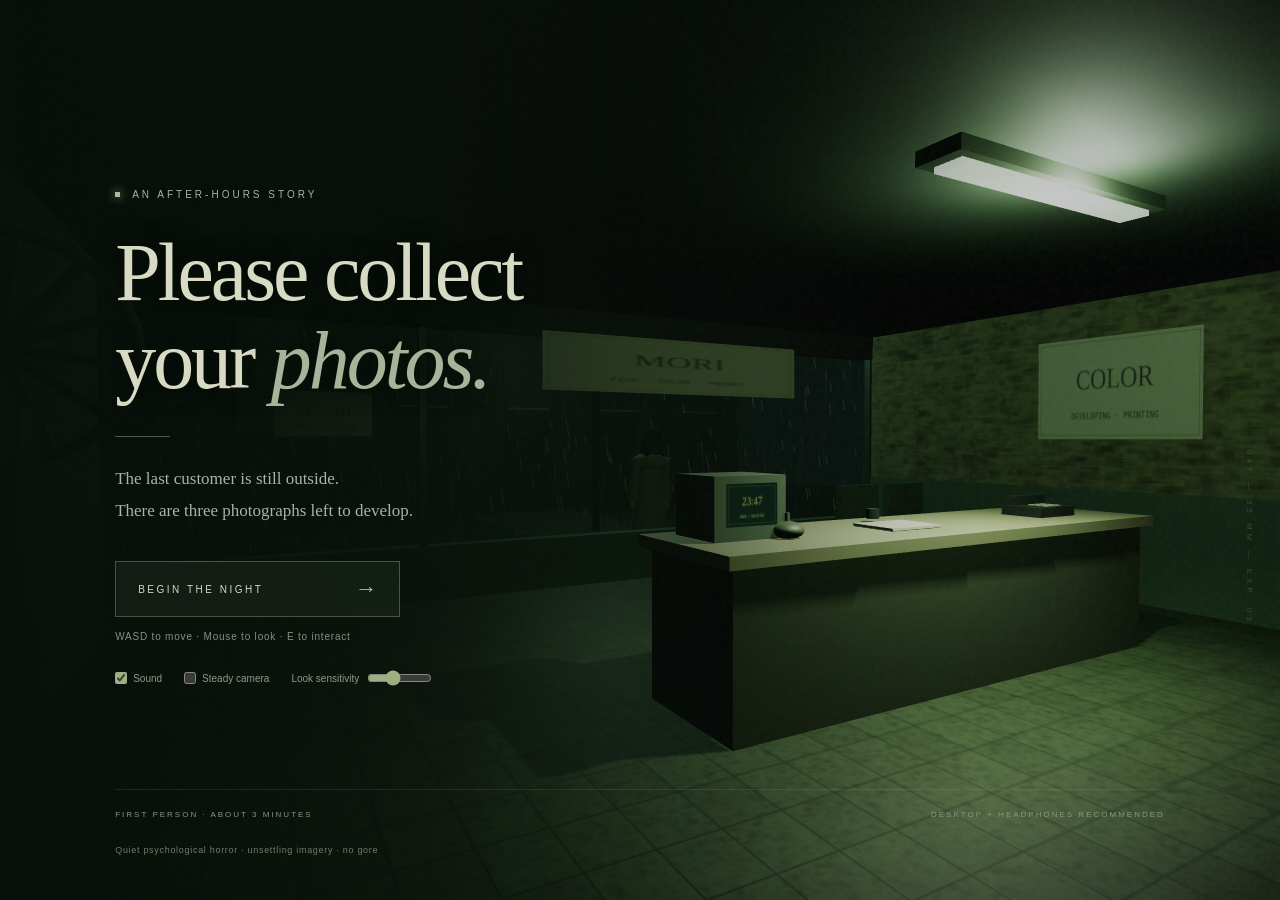
<file: last-exposure/index.html>
<!doctype html>
<html lang="en">
<head>
  <meta charset="utf-8">
  <meta name="viewport" content="width=device-width,initial-scale=1">
  <meta name="theme-color" content="#101914">
  <meta name="description" content="Please Collect Your Photos. A short first-person horror story set in an after-hours photo lab. For desktop browsers.">
  <title>Please Collect Your Photos</title>
  <link rel="icon" href="icon.svg" type="image/svg+xml">
  <link rel="stylesheet" href="style.css">
</head>
<body>
  <main id="game" aria-label="First-person photo shop">
    <canvas id="world" aria-label="3D game view"></canvas>
    <div class="vignette" aria-hidden="true"></div><div class="grain" aria-hidden="true"></div>
    <div id="fade" aria-hidden="true"></div>
    <div class="hud" id="hud" hidden>
      <div class="location"><span class="location-dot"></span>MORI PHOTO LAB<span class="location-time">23:47</span></div>
      <div class="task"><span id="chapter">AFTER HOURS</span><p id="objective">The customer is waiting.</p></div>
      <div id="crosshair" aria-hidden="true"></div>
      <div id="interact" hidden><kbd>E</kbd><span id="interact-label"></span></div>
      <div id="process" hidden><span id="process-label">THE IMAGE IS COMING THROUGH</span><div><i id="process-fill"></i></div></div>
      <div class="controls-hint" id="controls-hint">W A S D &nbsp; MOVE &emsp; MOUSE &nbsp; LOOK &emsp; E &nbsp; INTERACT &emsp; ESC &nbsp; PAUSE</div>
      <div class="print-count"><span id="print-count">—</span><span>COLLECTION 047</span></div>
    </div>
    <div id="subtitle" aria-live="polite" aria-atomic="true"><span id="speaker"></span><p id="line"></p></div>
    <section id="start" class="screen start-screen" aria-labelledby="title">
      <div class="start-content">
        <div class="eyebrow"><i></i> AN AFTER-HOURS STORY</div>
        <h1 id="title">Please collect<br>your <em>photos.</em></h1>
        <div class="title-rule"></div>
        <p class="premise">The last customer is still outside.<br>There are three photographs left to develop.</p>
        <button id="begin" class="begin-button" disabled><span id="begin-label">OPENING THE SHOP</span><span aria-hidden="true">→</span></button>
        <p id="load-status" class="load-status" role="status">Preparing the darkroom…</p>
        <div class="start-options"><label><input type="checkbox" id="sound" checked> Sound</label><label><input type="checkbox" id="comfort"> Steady camera</label><label>Look sensitivity <input id="sensitivity" type="range" min="0.4" max="1.8" value="0.9" step="0.1" aria-label="Mouse look sensitivity"></label></div>
      </div>
      <div class="start-meta"><span>FIRST PERSON · ABOUT 3 MINUTES</span><span>DESKTOP + HEADPHONES RECOMMENDED</span></div>
      <div class="content-note">Quiet psychological horror · unsettling imagery · no gore</div>
      <div class="film-edge" aria-hidden="true">047 — 35 MM — EXP. 03</div>
    </section>
    <section id="pause" class="screen pause-screen" hidden aria-labelledby="pause-title"><div><p class="eyebrow">THE SHOP CAN WAIT</p><h2 id="pause-title">A moment.</h2><p class="pause-copy">WASD to walk. Mouse to look. E to interact.<br>Arrow keys also turn the camera.<br>Press Escape to pause at any time.</p><button id="resume" class="begin-button">RETURN TO THE SHOP <span>→</span></button><button id="restart" class="text-button">Start the story again</button><p id="restart-confirm" hidden>Restart from the beginning? <button id="confirm-restart">Restart</button><button id="cancel-restart">Keep this run</button></p></div></section>
    <section id="photo-view" hidden aria-label="Inspect photograph">
      <div class="photo-heading"><span>COLLECTION 047</span><span id="negative-number">NEGATIVE 01 / 03</span></div>
      <div class="photo-paper" id="photo-paper"><div class="photo-window"><img id="photo-image" alt="Developed photograph"><img id="photo-reveal" alt="" aria-hidden="true"></div><div class="photo-footer"><span>MORI COLOR SERVICE</span><span id="photo-date">10 29 ’98</span></div></div>
      <p class="photo-instruction" id="photo-instruction">Move your mouse to inspect the print.</p><button id="lower-photo" class="text-button">E / PUT THE PHOTOGRAPH DOWN</button>
    </section>
    <section id="ending" class="screen ending-screen" hidden aria-labelledby="ending-title"><div><p class="eyebrow">COLLECTION 047</p><h2 id="ending-title">Is that<br><em>everyone?</em></h2><div class="title-rule"></div><p>Four photographs.<br>Three exposures.</p><button id="again" class="begin-button">VISIT THE SHOP AGAIN <span>→</span></button><p class="end-credit">PLEASE COLLECT YOUR PHOTOS<br><span>A short story by the darkroom.</span></p></div></section>
    <section id="unsupported" class="screen" hidden><div><p class="eyebrow">PLEASE COLLECT YOUR PHOTOS</p><h2 id="unsupported-title">A larger window.</h2><p id="unsupported-message">Visit the shop on a laptop or desktop with a keyboard and mouse.</p></div></section>
  </main>
  <noscript>This game needs JavaScript and a desktop browser with WebGL 2 enabled.</noscript>
  <script type="module" src="app.mjs"></script>
</body>
</html>
</file>
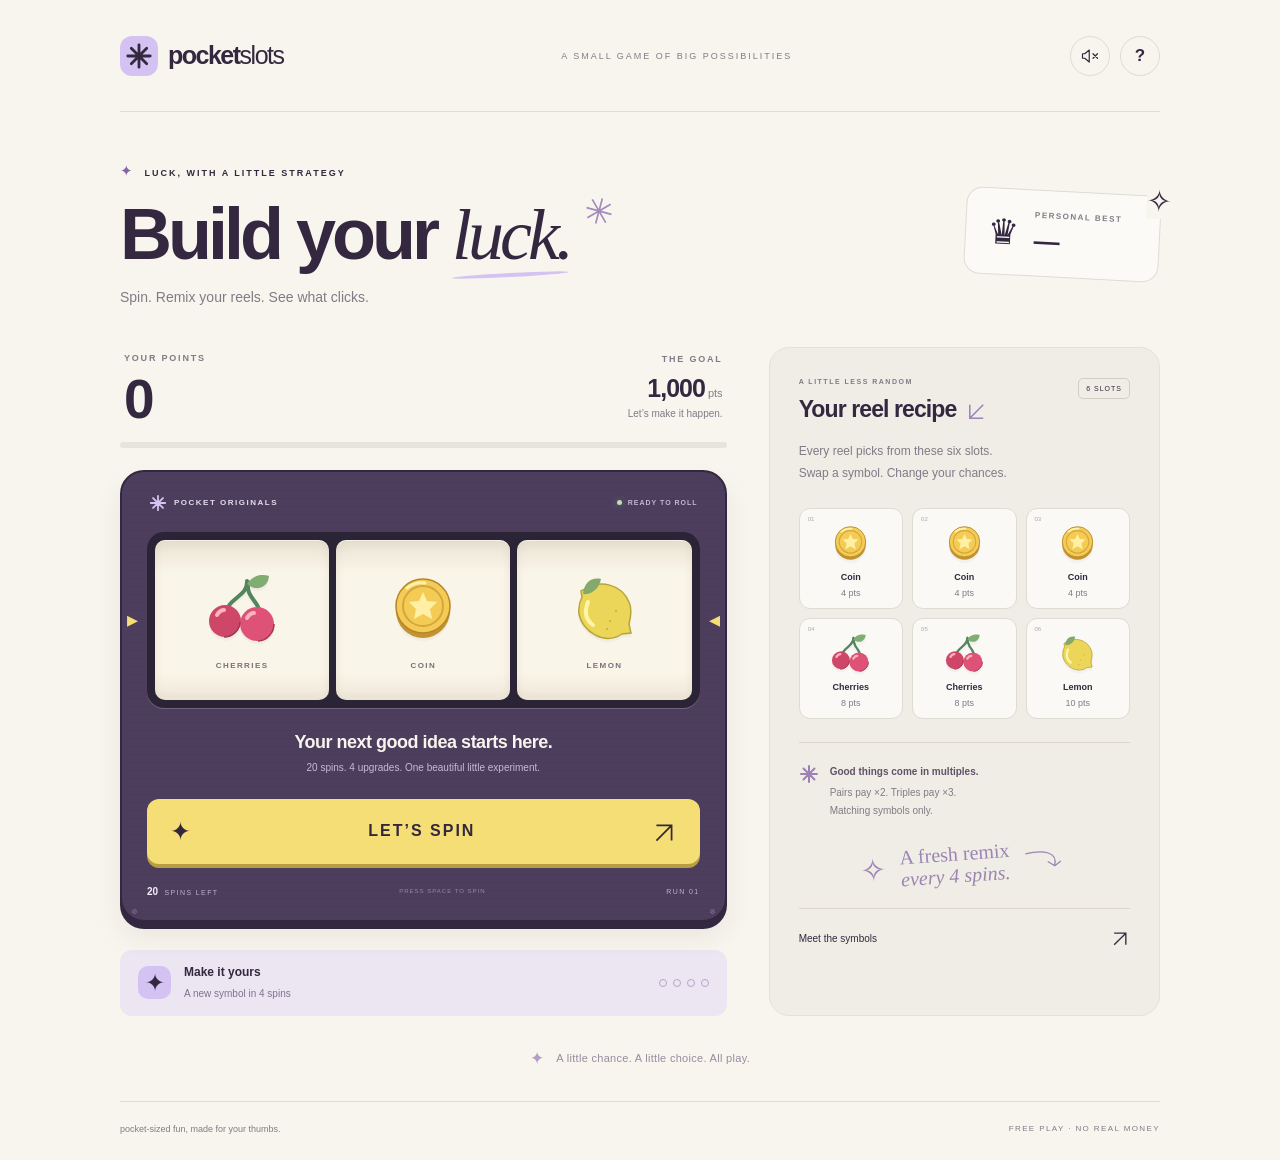
<file: pocket-slots/index.html>
<!doctype html>
<html lang="en">
<head>
  <meta charset="utf-8">
  <meta name="viewport" content="width=device-width, initial-scale=1, viewport-fit=cover">
  <meta name="theme-color" content="#f7f5ed">
  <meta name="description" content="A pocket-sized slot-building game. 20 spins, four upgrades, and a little luck. Play free in your browser.">
  <title>Pocket Slots · Build your luck</title>
  <link rel="icon" href="icon.svg" type="image/svg+xml">
  <link rel="stylesheet" href="style.css">
  <script type="module" src="app.js"></script>
</head>
<body>
  <div class="page-shell">
    <header class="site-header">
      <a class="brand" href="./" aria-label="Pocket Slots home"><span class="brand-icon" aria-hidden="true"><svg class="asterisk" viewBox="0 0 40 40" aria-hidden="true"><path d="M20 4v32M4 20h32M9 9l22 22M9 31 31 9"/></svg></span><span>pocket<span class="brand-light">slots</span></span></a>
      <span class="header-note">A SMALL GAME OF BIG POSSIBILITIES</span>
      <div class="header-actions"><button class="icon-button" id="sound-toggle" aria-label="Turn sound on" aria-pressed="false"></button><button class="icon-button help-button" id="help-toggle" aria-label="How to play">?</button></div>
    </header>

    <main>
      <section class="intro" aria-labelledby="page-title">
        <div><p class="eyebrow"><span class="tiny-star">✦</span> LUCK, WITH A LITTLE STRATEGY</p><h1 id="page-title">Build your <span>luck.</span><svg class="title-spark" viewBox="0 0 50 50" aria-hidden="true"><path d="M25 2v46M2 25h46M8 8l34 34M8 42L42 8"/></svg></h1><p class="intro-copy">Spin. Remix your reels. See what clicks.</p></div>
        <div class="best-badge"><span class="best-icon" aria-hidden="true">♛</span><div><span class="eyebrow">PERSONAL BEST</span><strong id="best-score">—</strong></div><span class="badge-star" aria-hidden="true">✧</span></div>
      </section>

      <div class="game-layout">
        <section class="game-panel" aria-label="Slot machine">
          <div class="scoreboard"><div><span class="eyebrow">YOUR POINTS</span><div class="score-line"><strong id="score">0</strong><span class="score-gain" id="score-gain"></span></div></div><div class="goal-stat"><span class="eyebrow">THE GOAL</span><strong>1,000<span> pts</span></strong><span id="goal-caption">Let’s make it happen.</span></div></div>
          <div class="goal-track" role="progressbar" aria-label="Progress toward 1,000 points" aria-valuemin="0" aria-valuemax="1000" aria-valuenow="0" id="goal-track"><span id="goal-fill"></span></div>
          <div class="machine" id="machine">
            <div class="machine-top"><span><span class="machine-star"><svg class="asterisk" viewBox="0 0 40 40" aria-hidden="true"><path d="M20 4v32M4 20h32M9 9l22 22M9 31 31 9"/></svg></span> POCKET ORIGINALS</span><span class="machine-status"><i></i><span id="machine-status">READY TO ROLL</span></span></div>
            <div class="reel-frame"><span class="payline-arrow left" aria-hidden="true">▸</span><div class="reels" id="reels" aria-label="Reel results"><div class="reel" id="reel-0"></div><div class="reel" id="reel-1"></div><div class="reel" id="reel-2"></div></div><span class="payline-arrow right" aria-hidden="true">◂</span></div>
            <div class="result" aria-live="polite" aria-atomic="true"><strong id="result-title">Your next good idea starts here.</strong><span id="result-detail">20 spins. 4 upgrades. One beautiful little experiment.</span></div>
            <button class="spin-button" id="spin-button"><span class="spin-decoration" aria-hidden="true">✦</span><span id="spin-label">LET’S SPIN</span><span class="spin-arrow" aria-hidden="true"><svg class="arrow-icon" viewBox="0 0 24 24" aria-hidden="true"><path d="M5 19 19 5M5 5h14v14"/></svg></span></button>
            <div class="machine-bottom"><span><b id="spins-left">20</b> SPINS LEFT</span><span class="space-hint">PRESS SPACE TO SPIN</span><span id="run-number">RUN 01</span></div>
            <span class="machine-screw screw-left" aria-hidden="true"></span><span class="machine-screw screw-right" aria-hidden="true"></span>
          </div>
          <div class="upgrade-strip"><span class="upgrade-icon" aria-hidden="true">✦</span><div><strong id="upgrade-title">Make it yours</strong><span id="upgrade-caption">A new symbol in 4 spins</span></div><div class="upgrade-dots" id="upgrade-dots" aria-hidden="true"><i></i><i></i><i></i><i></i></div></div>
        </section>

        <aside class="recipe-panel" aria-labelledby="recipe-title">
          <div class="recipe-heading"><div><p class="eyebrow">A LITTLE LESS RANDOM</p><h2 id="recipe-title">Your reel recipe<span><svg class="arrow-icon diagonal-down" viewBox="0 0 24 24" aria-hidden="true"><path d="M5 19 19 5M5 5h14v14"/></svg></span></h2></div><span class="recipe-count">6 SLOTS</span></div>
          <p class="recipe-copy">Every reel picks from these six slots.<br>Swap a symbol. Change your chances.</p>
          <div class="recipe-grid" id="recipe-grid"></div>
          <div class="recipe-tip" id="recipe-tip"><span aria-hidden="true"><svg class="asterisk" viewBox="0 0 40 40" aria-hidden="true"><path d="M20 4v32M4 20h32M9 9l22 22M9 31 31 9"/></svg></span><p><strong>Good things come in multiples.</strong>Pairs pay ×2. Triples pay ×3.<br>Matching symbols only.</p></div>
          <div class="remix-note"><span class="note-spark" aria-hidden="true">✧</span><p>A fresh remix<br><em>every 4 spins.</em></p><svg viewBox="0 0 70 45" aria-hidden="true"><path d="M5 8c30 0 50 10 40 28m-9-8 9 9 11-5"/></svg></div>
          <button class="rules-link" id="paytable-toggle">Meet the symbols <span><svg class="arrow-icon" viewBox="0 0 24 24" aria-hidden="true"><path d="M5 19 19 5M5 5h14v14"/></svg></span></button>
        </aside>
      </div>
      <div class="bottom-note"><span>✦</span> A little chance. A little choice. All play.</div>
    </main>
    <footer><span>pocket-sized fun, made for your thumbs.</span><span>FREE PLAY · NO REAL MONEY</span></footer>
  </div>

  <dialog id="upgrade-dialog" class="game-dialog upgrade-dialog" aria-labelledby="upgrade-dialog-title"><div class="dialog-body"><p class="eyebrow">THE REEL REMIX · <span id="upgrade-round">01 / 04</span></p><h2 id="upgrade-dialog-title">A little twist<br>of fate.</h2><p id="upgrade-instruction" class="dialog-copy">Pick a new symbol for your recipe.</p><div id="upgrade-choices" class="upgrade-choices"></div><div id="replacement-step" hidden><div id="selected-symbol" class="selected-symbol"></div><p class="replace-label">Which slot should it replace?</p><div id="replacement-grid" class="replacement-grid"></div><button class="text-button" id="change-choice">← Choose a different symbol</button></div><p class="dialog-footnote">Your recipe is shared by all three reels.</p><button class="text-button" id="upgrade-later">Back to the machine</button></div></dialog>

  <dialog id="help-dialog" class="game-dialog" aria-labelledby="help-title"><div class="dialog-body"><button class="dialog-close icon-button" data-close="help-dialog" aria-label="Close instructions">×</button><p class="eyebrow">SMALL GAME. GOOD POSSIBILITIES.</p><h2 id="help-title">Here’s the deal.</h2><ol class="how-to"><li><span>01</span><div><strong>You have 20 spins.</strong><p>Collect 1,000 points to win your run. Keep going after the goal to set a personal best.</p></div></li><li><span>02</span><div><strong>Matching is magic.</strong><p>Each symbol earns its base points. A pair doubles those two symbols; a triple triples all three.</p></div></li><li><span>03</span><div><strong>Build your own luck.</strong><p>After spins 4, 8, 12, and 16, choose a symbol and replace one of your six recipe slots.</p></div></li></ol><div class="plain-note">Each reel independently picks one of your six slots with equal probability. More copies mean better odds of matching. Your run saves on this device.</div><button class="primary-button" data-close="help-dialog">GOT IT. LET’S PLAY <svg class="arrow-icon" viewBox="0 0 24 24" aria-hidden="true"><path d="M5 19 19 5M5 5h14v14"/></svg></button><button class="text-button" id="restart-button">Start a fresh run</button><div id="restart-confirm" hidden><p>Leave this run and start from zero?</p><button class="text-button" id="confirm-restart">Yes, start fresh</button><button class="text-button" id="cancel-restart">Keep playing</button></div></div></dialog>

  <dialog id="paytable-dialog" class="game-dialog" aria-labelledby="paytable-title"><div class="dialog-body"><button class="dialog-close icon-button" data-close="paytable-dialog" aria-label="Close symbol guide">×</button><p class="eyebrow">THE CAST OF CHARACTERS</p><h2 id="paytable-title">Meet your lucky six.</h2><p class="dialog-copy">Six recipe slots. Seven possible symbols.</p><div id="paytable" class="paytable"></div><div class="plain-note">Matches apply first, then diamonds multiply neighboring symbol payouts. Clover and magnet bonuses are added last and are not multiplied.</div></div></dialog>

  <dialog id="end-dialog" class="game-dialog end-dialog" aria-labelledby="end-title"><div class="dialog-body"><button class="dialog-close icon-button" data-close="end-dialog" aria-label="Close run summary">×</button><div class="end-art" aria-hidden="true"><svg class="asterisk" viewBox="0 0 40 40" aria-hidden="true"><path d="M20 4v32M4 20h32M9 9l22 22M9 31 31 9"/></svg></div><p class="eyebrow" id="end-eyebrow">THAT’S A WRAP</p><h2 id="end-title">A pocketful<br>of possibilities.</h2><strong id="end-score" class="end-score">0</strong><p class="dialog-copy" id="end-description"></p><div id="end-recipe" class="end-recipe"></div><button class="primary-button" id="play-again">ONE FRESH RECIPE <svg class="arrow-icon" viewBox="0 0 24 24" aria-hidden="true"><path d="M5 19 19 5M5 5h14v14"/></svg></button><button class="text-button" id="share-button">Share your score</button><p class="share-status" id="share-status" aria-live="polite"></p></div></dialog>
  <noscript><div class="noscript">Pocket Slots needs JavaScript to run. Enable it in your browser, then reload.</div></noscript>
</body>
</html>
</file>
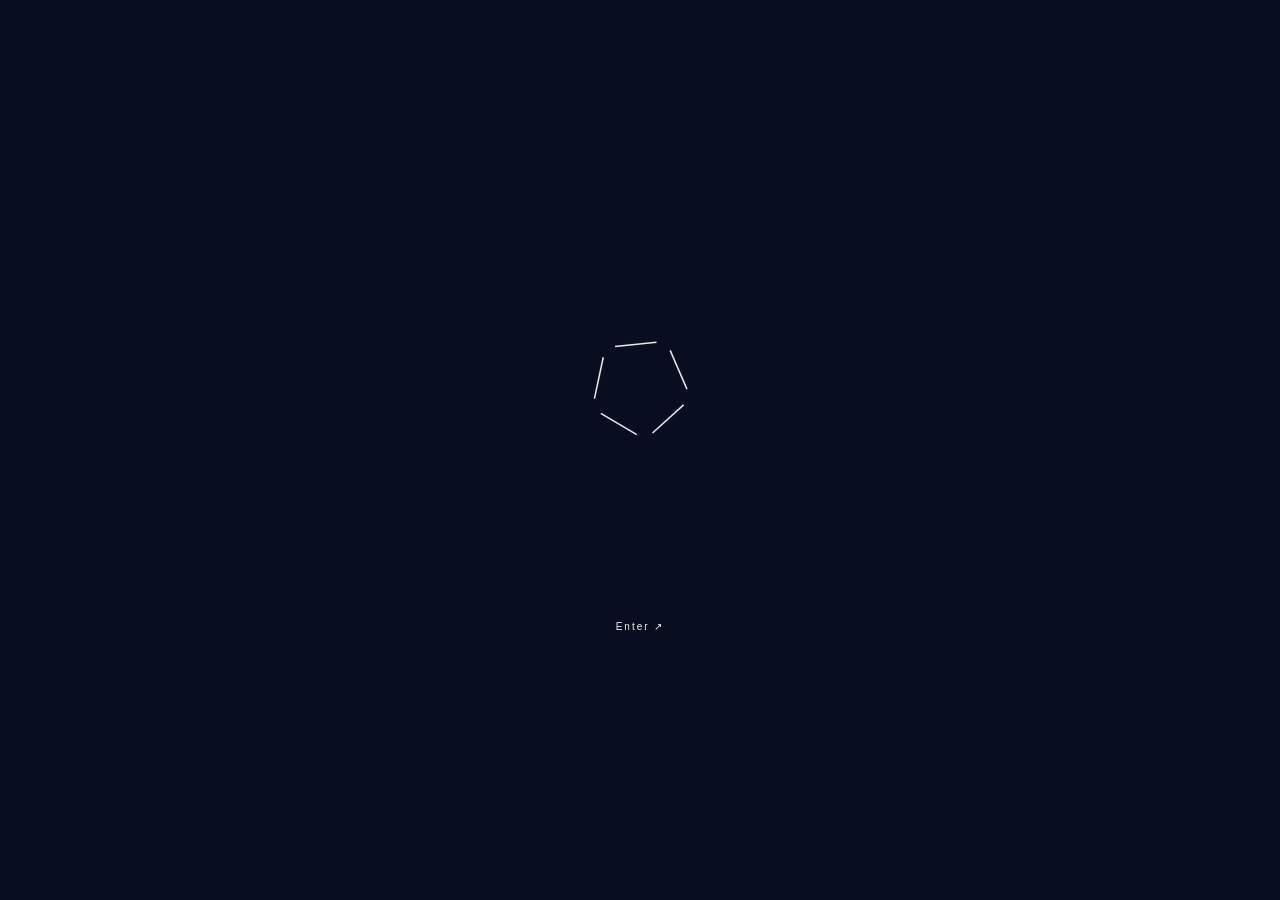
<file: Team-Supernova-Five-Lines/index.html>
<!doctype html><html lang="en"><head><meta charset="utf-8"><meta name="viewport" content="width=device-width,initial-scale=1"><meta name="theme-color" content="#080d20"><title>Team Supernova</title><link rel="icon" href="assets/star.svg"><link rel="stylesheet" href="style.css"><script src="app.js" defer></script></head><body class="intro"><svg id="geometry" aria-hidden="true" preserveAspectRatio="none"><g><line/><line/><line/><line/><line/></g></svg><header><a class="brand" href="#team">TEAM <b>SUPERNOVA</b></a><button class="index-toggle" aria-expanded="false" aria-controls="index">INDEX <span>☰</span></button></header><main><section id="opening" aria-label="Opening animation"><h1>SUPERNOVA</h1><p>FIVE PEOPLE. FIVE DIRECTIONS.</p><button id="skip">Enter ↗</button></section><section id="team" class="screen team" aria-label="Choose a team member"><a class="center-title" href="#collective" aria-label="About Team Supernova"><h1>SUPERNOVA</h1><p>Five perspectives. One team.</p><span class="center-cue">MEET THE TEAM ↗</span></a><a class="member-link m0" href="#chris" data-i="0" style="--color:#bdd9a1"><span>01 / Markets & strategy</span><h2>Chris Park</h2><b>EXPLORE ↗</b></a><a class="member-link m1" href="#ari" data-i="1" style="--color:#e7b6ce"><span>02 / Culture & communication</span><h2>Ari Tang</h2><b>EXPLORE ↗</b></a><a class="member-link m2" href="#nina" data-i="2" style="--color:#c3b6ff"><span>03 / Consumer insight & music</span><h2>Nina Shan</h2><b>EXPLORE ↗</b></a><a class="member-link m3" href="#herman" data-i="3" style="--color:#9fc9ff"><span>04 / Sport & leadership</span><h2>Herman Yeung</h2><b>EXPLORE ↗</b></a><a class="member-link m4" href="#anna" data-i="4" style="--color:#f2c89d"><span>05 / Healthcare & community</span><h2>Anna Chan</h2><b>EXPLORE ↗</b></a></section><section id="chris" class="screen profile" data-color="#bdd9a1" aria-label="Chris Park" style="--accent:#bdd9a1"><div class="view overview"><div class="portrait"><img src="assets/chris.jpeg" alt="Chris Park" width="500" height="650"><span>01 / 05</span></div><div class="bio"><p class="eyebrow">Markets & strategy</p><h1>Chris Park</h1><p class="full-name">Jangbae (Chris), Park</p><p class="headline">A wider lens. A sharper thesis.</p><p class="intro-copy">Global Business and Philosophy at HKU. Experience across long/short equities, strategy consulting, and investment banking — connecting detailed research with a wider view of business.</p><button class="text-button" data-view="work">Discover the work <span>→</span></button></div></div><div class="view work"><aside><p class="eyebrow">Chris Park / SELECTED WORK</p><div class="case-nav"><button data-select="0" aria-pressed="true"><span>01</span>Investment research</button><button data-select="1" aria-pressed="false"><span>02</span>Strategy consulting</button><button data-select="2" aria-pressed="false"><span>03</span>Fundamental analysis</button></div></aside><div class="cases"><article class="case" data-case="0"><p class="eyebrow">Investment research / Balyasny Asset Management</p><h2>Financials, in focus.</h2><p class="case-lead">Independent coverage and idea generation across approximately 25 Australian and Korean financial stocks.</p><p>Led earnings previews and engaged with company management at conferences and one-on-one meetings. Developed investment ideas that were implemented in the portfolio.</p></article><article class="case" data-case="1"><p class="eyebrow">Strategy consulting / Boston Consulting Group</p><h2>Understanding the next move.</h2><p class="case-lead">Healthcare turnaround strategy and cross-border technology acquisition research.</p><p>Analysed product modalities against competitors, led expert calls in Chinese, and researched regulatory risks associated with a potential US semiconductor-plant acquisition.</p></article><article class="case" data-case="2"><p class="eyebrow">Fundamental analysis / Anatole Investment Management</p><h2>Beyond the headline numbers.</h2><p class="case-lead">Consumer, retail, and automotive research grounded in fieldwork and financial modelling.</p><p>Built financial and industry operating models with tracking horizons exceeding 20 years, and pitched directly to the Investment Partner and Chief Investment Officer.</p></article></div></div><div class="view about"><div><p class="eyebrow">Chris Park / A WIDER PICTURE</p><h2>Beyond<br>the headline.</h2><a class="email" href="mailto:prk.jangbae@gmail.com">prk.jangbae@gmail.com ↗</a><button class="text-button" data-cv="cv-chris">Read the full CV <span>↗</span></button></div><div class="about-content"><details><summary>Leadership<span>+</span></summary><p>President, HKU International Case Society; Advisor, Korean Investment Society.</p></details><details><summary>Recognition<span>+</span></summary><p>Silver Medal, International Economics Olympiad; Top 3/1,147, Wharton Investment Competition; Global Gold, National Economics Challenge.</p></details><details><summary>Tools<span>+</span></summary><p>CapitalIQ, Bloomberg Terminal (BMC), DART, Microsoft 365.</p></details><details><summary>Languages<span>+</span></summary><p>English and Korean (native); Chinese (fluent, old HSK 6 with high distinction).</p></details><details><summary>Beyond work<span>+</span></summary><p>Nietzsche, art, architecture, swimming, poker, and golf.</p></details></div></div><nav class="chapter-nav" aria-label="Profile chapters"><button data-view="overview" aria-pressed="true">01 / Introduction</button><button data-view="work" aria-pressed="false">02 / The work</button><button data-view="about" aria-pressed="false">03 / Beyond</button></nav></section><dialog id="cv-chris"><button class="close-cv" aria-label="Close CV">Close ×</button><p class="eyebrow">Jangbae (Chris), Park</p><h2>Experience</h2><article><small>Jun 2026–Present</small><h3>Balyasny Asset Management</h3><p>Associate, Long/Short Equities</p><p>Financials coverage, investment theses, earnings previews, and management meetings. Received an extension offer and continued part-time.</p></article><article><small>Sep–Oct 2024</small><h3>Boston Consulting Group</h3><p>Research Analyst Intern</p><p>Healthcare strategy, competitor research, and cross-border regulatory analysis in Seoul.</p></article><article><small>Jul–Aug 2024</small><h3>Polymer Capital Management</h3><p>Investment Intern</p><p>US/EU consumer coverage, management meetings, and two pair-trade ideas. Received an extension offer.</p></article><article><small>Jan–Jun 2024</small><h3>Anatole Investment Management</h3><p>Investment Research Intern</p><p>Field research, fundamental analysis, and financial modelling across consumer and automotive businesses.</p></article><article><small>May–Jun 2023</small><h3>Odysseus Capital Asia Limited</h3><p>Investment Banking Intern</p><p>Supported two live catering and hospitality deals with DCF and comparable-company valuation; drafted two Chinese investor teasers.</p></article><h2>Education</h2><article><small>2022–2028 · Expected 2028</small><h3>The University of Hong Kong</h3><p>BBA, Global Business (IBGM) &amp; Philosophy. Dean’s Honours List.</p></article><article><small>2015–2022</small><h3>Shanghai High School</h3><p>IB Diploma: 43. SAT: 1570. Principal’s List and Gifted-Student Scholarship.</p></article><h2>More</h2><article><h3>Leadership</h3><p>President, HKU International Case Society; Advisor, Korean Investment Society.</p></article><article><h3>Recognition</h3><p>Silver Medal, International Economics Olympiad; Top 3/1,147, Wharton Investment Competition; Global Gold, National Economics Challenge.</p></article><article><h3>Tools</h3><p>CapitalIQ, Bloomberg Terminal (BMC), DART, Microsoft 365.</p></article><article><h3>Languages</h3><p>English and Korean (native); Chinese (fluent, old HSK 6 with high distinction).</p></article><article><h3>Beyond work</h3><p>Nietzsche, art, architecture, swimming, poker, and golf.</p></article></dialog><section id="ari" class="screen profile" data-color="#e7b6ce" aria-label="Ari Tang" style="--accent:#e7b6ce"><div class="view overview"><div class="portrait"><img src="assets/ari.jpeg" alt="Ari Tang" width="500" height="650"><span>02 / 05</span></div><div class="bio"><p class="eyebrow">Culture & communication</p><h1>Ari Tang</h1><p class="full-name">Ari Tang</p><p class="headline">Where culture becomes connection.</p><p class="intro-copy">An HKU Marketing student with a minor in Art History. From contemporary galleries to luxury hospitality, Ari’s experience brings together visual communication, bilingual storytelling, and brand experience.</p><button class="text-button" data-view="work">Discover the work <span>→</span></button></div></div><div class="view work"><aside><p class="eyebrow">Ari Tang / SELECTED WORK</p><div class="case-nav"><button data-select="0" aria-pressed="true"><span>01</span>Hospitality</button><button data-select="1" aria-pressed="false"><span>02</span>Art &amp; storytelling</button><button data-select="2" aria-pressed="false"><span>03</span>Digital marketing</button></div></aside><div class="cases"><article class="case" data-case="0"><p class="eyebrow">Hospitality / Four Seasons Hotel Hong Kong</p><h2>The details of a luxury brand.</h2><p class="case-lead">PR and marketing communications spanning social content, media visits, and hotel collateral.</p><p>Created Illustrator collateral and seasonal materials, coordinated photoshoots from mood boards to on-site art direction, and worked with agency partners on local SEO. Produced content for Instagram, WeChat, and RED.</p></article><article class="case" data-case="1"><p class="eyebrow">Art &amp; storytelling / OPERA Gallery Hong Kong</p><h2>Making art accessible.</h2><p class="case-lead">Press releases, bilingual marketing materials, and WeChat articles for a contemporary art gallery.</p><p>Translated English and Chinese communications, supported day-to-day gallery operations, and introduced visitors to artworks through gallery tours.</p></article><article class="case" data-case="2"><p class="eyebrow">Digital marketing / Sooner Safer Happier Consulting</p><h2>A launch across languages.</h2><p class="case-lead">Marketing implementation for a Mandarin book launch in London.</p><p>Created a Mandarin landing page, edited the company’s WIX website, and used Google Analytics and market research to explore conversion opportunities.</p></article></div></div><div class="view about"><div><p class="eyebrow">Ari Tang / A WIDER PICTURE</p><h2>Beyond<br>the headline.</h2><a class="email" href="mailto:ariri.tang@gmail.com">ariri.tang@gmail.com ↗</a><button class="text-button" data-cv="cv-ari">Read the full CV <span>↗</span></button></div><div class="about-content"><details><summary>Creative tools<span>+</span></summary><p>Adobe Illustrator, Adobe Photoshop, Microsoft Suite.</p></details><details><summary>Digital practice<span>+</span></summary><p>WIX, Google Analytics, market research, and social content.</p></details><details><summary>Languages<span>+</span></summary><p>Cantonese and English (native); Mandarin (fluent).</p></details><details><summary>A different kind of craft<span>+</span></summary><p>Art History studies and a Basic Pastry Certificate from Le Cordon Bleu, Paris.</p></details></div></div><nav class="chapter-nav" aria-label="Profile chapters"><button data-view="overview" aria-pressed="true">01 / Introduction</button><button data-view="work" aria-pressed="false">02 / The work</button><button data-view="about" aria-pressed="false">03 / Beyond</button></nav></section><dialog id="cv-ari"><button class="close-cv" aria-label="Close CV">Close ×</button><p class="eyebrow">Ari Tang</p><h2>Experience</h2><article><small>Sep 2025–Mar 2026</small><h3>Four Seasons Hotel Hong Kong</h3><p>PR &amp; Marketing Communications Intern</p><p>Social-first content, media familiarisation trips, photoshoot coordination, hotel collateral, and market research.</p></article><article><small>Feb–Apr 2024</small><h3>OPERA Gallery Hong Kong</h3><p>Gallery Intern</p><p>Press materials, WeChat storytelling, bilingual translation, client service, and art tours.</p></article><article><small>Nov 2023–Jan 2024</small><h3>Contemporary by Angela Li</h3><p>Gallery Intern</p><p>Exhibition coordination, artwork installation, artist research, social media, and press releases.</p></article><article><small>Jun–Aug 2023</small><h3>Sooner Safer Happier Consulting</h3><p>Marketing Intern · London</p><p>Mandarin book-launch marketing, a dedicated landing page, WIX website editing, and analytics.</p></article><h2>Education</h2><article><small>2022–2027</small><h3>The University of Hong Kong</h3><p>BBA, Major in Marketing; Minor in Art History.</p></article><article><small>Jan–Jun 2025</small><h3>Copenhagen Business School</h3><p>Business Exchange Programme.</p></article><article><small>Jul–Aug 2023</small><h3>Christie’s Education</h3><p>Careers in Arts and Luxury Series — contemporary art.</p></article><article><small>Apr–May 2026</small><h3>Le Cordon Bleu, Paris</h3><p>Basic Pastry Certificate (Intensive).</p></article><h2>More</h2><article><h3>Creative tools</h3><p>Adobe Illustrator, Adobe Photoshop, Microsoft Suite.</p></article><article><h3>Digital practice</h3><p>WIX, Google Analytics, market research, and social content.</p></article><article><h3>Languages</h3><p>Cantonese and English (native); Mandarin (fluent).</p></article><article><h3>A different kind of craft</h3><p>Art History studies and a Basic Pastry Certificate from Le Cordon Bleu, Paris.</p></article></dialog><section id="nina" class="screen profile" data-color="#c3b6ff" aria-label="Nina Shan" style="--accent:#c3b6ff"><div class="view overview"><div class="portrait"><img src="assets/nina.jpeg" alt="Nina Shan" width="500" height="650"><span>03 / 05</span></div><div class="bio"><p class="eyebrow">Consumer insight & music</p><h1>Nina Shan</h1><p class="full-name">Shan Yiyi · Nina</p><p class="headline">Read the signals. Find the rhythm.</p><p class="intro-copy">Economics and Finance with a second major in Marketing at HKU. Nina’s work spans consumer research, financial analysis, and music — combining analytical methods with first-hand experience building digital audiences.</p><button class="text-button" data-view="work">Discover the work <span>→</span></button></div></div><div class="view work"><aside><p class="eyebrow">Nina Shan / SELECTED WORK</p><div class="case-nav"><button data-select="0" aria-pressed="true"><span>01</span>Consumer research</button><button data-select="1" aria-pressed="false"><span>02</span>Music &amp; audiences</button><button data-select="2" aria-pressed="false"><span>03</span>Industry analysis</button></div></aside><div class="cases"><article class="case" data-case="0"><p class="eyebrow">Consumer research / Coca-Cola Brand Research</p><h2>What drives a purchase?</h2><p class="case-lead">Questionnaire design and survey research with more than 180 respondents.</p><p>Used correlation analysis and linear regression in SPSS to examine age and purchase frequency. Developed suggestions around taste optimisation and age-stratified product design.</p></article><article class="case" data-case="1"><p class="eyebrow">Music &amp; audiences / Independent music accounts</p><h2>An audience, one note at a time.</h2><p class="case-lead">Operated two music-focused Douyin accounts, with over 5,000 and 1,000 followers respectively.</p><p>The CV records 966,000 and 117,000 likes on the respective accounts and an exclusive musician agreement with NetEase Cloud Music lasting over three years.</p></article><article class="case" data-case="2"><p class="eyebrow">Industry analysis / Braverman Public Accountant</p><h2>From products to positioning.</h2><p class="case-lead">Research into Tesla’s product range, competitive landscape, and future technology directions.</p><p>Compared configurations, performance, pricing, and market competition. Connected industry evidence with brand marketing and market positioning to develop strategic recommendations.</p></article></div></div><div class="view about"><div><p class="eyebrow">Nina Shan / A WIDER PICTURE</p><h2>Beyond<br>the headline.</h2><a class="email" href="mailto:shanyiyi0520@163.com">shanyiyi0520@163.com ↗</a><button class="text-button" data-cv="cv-nina">Read the full CV <span>↗</span></button></div><div class="about-content"><details><summary>Further research<span>+</span></summary><p>Xiaomi Auto SWOT and SU7 strategy; sustainable takeaway-packaging behaviour using the Theory of Planned Behavior and Social Influence Theory.</p></details><details><summary>Creative life<span>+</span></summary><p>HKU Music Club, a small band, campus music activities, and the Volleyball Club.</p></details><details><summary>Tools<span>+</span></summary><p>SPSS; Microsoft PowerPoint, Word, and Excel.</p></details><details><summary>Languages<span>+</span></summary><p>Chinese, English, and Cantonese.</p></details></div></div><nav class="chapter-nav" aria-label="Profile chapters"><button data-view="overview" aria-pressed="true">01 / Introduction</button><button data-view="work" aria-pressed="false">02 / The work</button><button data-view="about" aria-pressed="false">03 / Beyond</button></nav></section><dialog id="cv-nina"><button class="close-cv" aria-label="Close CV">Close ×</button><p class="eyebrow">Shan Yiyi · Nina</p><h2>Experience</h2><article><small>Sep–Oct 2025</small><h3>Braverman Public Accountant</h3><p>Consulting Department Intern · Online</p><p>Independent EV product and industry analysis, technology outlook research, and brand-positioning recommendations.</p></article><article><small>Jun–Sep 2025</small><h3>Minsheng Securities</h3><p>Research Department Intern · Shanghai</p><p>Company research, data verification, meeting summaries, and financial-analysis presentations for four domestic and foreign enterprises.</p></article><article><small>May–Jun 2024</small><h3>China Pacific Life Insurance</h3><p>Administrative Department Intern · Jinan Lixia Branch</p><p>Customer reception, document management, customer-information reporting, and exposure to insurance and asset portfolios.</p></article><h2>Education</h2><article><small>Sep 2023–Jun 2027</small><h3>The University of Hong Kong</h3><p>Bachelor of Economics and Finance; double major in Marketing.</p></article><article><small>Jul 2024</small><h3>Peking University</h3><p>Exchange programme: Chinese Economy; Media and Society in China.</p></article><h2>More</h2><article><h3>Further research</h3><p>Xiaomi Auto SWOT and SU7 strategy; sustainable takeaway-packaging behaviour using the Theory of Planned Behavior and Social Influence Theory.</p></article><article><h3>Creative life</h3><p>HKU Music Club, a small band, campus music activities, and the Volleyball Club.</p></article><article><h3>Tools</h3><p>SPSS; Microsoft PowerPoint, Word, and Excel.</p></article><article><h3>Languages</h3><p>Chinese, English, and Cantonese.</p></article></dialog><section id="herman" class="screen profile" data-color="#9fc9ff" aria-label="Herman Yeung" style="--accent:#9fc9ff"><div class="view overview"><div class="portrait"><img src="assets/herman.jpeg" alt="Herman Yeung" width="500" height="650"><span>04 / 05</span></div><div class="bio"><p class="eyebrow">Sport & leadership</p><h1>Herman Yeung</h1><p class="full-name">Yeung Herman M.</p><p class="headline">Performance. With purpose.</p><p class="intro-copy">Professional footballer and HKU Marketing student. Herman’s experience connects elite competition with team leadership, youth coaching, and the organisation behind sporting events.</p><button class="text-button" data-view="work">Discover the work <span>→</span></button></div></div><div class="view work"><aside><p class="eyebrow">Herman Yeung / SELECTED WORK</p><div class="case-nav"><button data-select="0" aria-pressed="true"><span>01</span>Professional sport</button><button data-select="1" aria-pressed="false"><span>02</span>Leadership</button><button data-select="2" aria-pressed="false"><span>03</span>Coaching</button></div></aside><div class="cases"><article class="case" data-case="0"><p class="eyebrow">Professional sport / Club football</p><h2>Competing at the top level.</h2><p class="case-lead">Hong Kong Football Club player for the 2026–27 season, following spells at Tai Po, Sham Shui Po, and Hong Kong Rangers.</p><p>At Tai Po, the CV records the 2024–25 Premier League championship and 2025–26 FA Cup and Senior Shield titles.</p></article><article class="case" data-case="1"><p class="eyebrow">Leadership / HKU Alumni Cup 2025</p><h2>The team behind the tournament.</h2><p class="case-lead">Led a team of 12 to deliver the HKU Alumni Cup.</p><p>Organised the event rundown, communicated with sponsors, and coordinated participants. Also served as captain of the HKU Men’s Soccer Team for the 2025–26 season.</p></article><article class="case" data-case="2"><p class="eyebrow">Coaching / Youth &amp; community football</p><h2>Creating room to grow.</h2><p class="case-lead">Coaching experience with Asia Pacific Soccer Schools and the Love 21 Foundation.</p><p>Led academy U6 and school ECA sessions, and led the Love 21 Football Team at the November 2025 Wallsend Boys Club HK SEN League Game Day.</p></article></div></div><div class="view about"><div><p class="eyebrow">Herman Yeung / A WIDER PICTURE</p><h2>Beyond<br>the headline.</h2><a class="email" href="mailto:hermanmyeung@gmail.com">hermanmyeung@gmail.com ↗</a><button class="text-button" data-cv="cv-herman">Read the full CV <span>↗</span></button></div><div class="about-content"><details><summary>Representative selection<span>+</span></summary><p>Hong Kong, China U22 team for the June 2025 FIFA window; Asian Games men’s representative preliminary squad and June 2026 local training camp.</p></details><details><summary>University football<span>+</span></summary><p>HKU Men’s Soccer Team and HKU Football Club, Sep 2022–Present. Team captain for 2025–26.</p></details><details><summary>University honours<span>+</span></summary><p>USFHK Men’s Soccer champions in 2022–23 and 2023–24; 2023–24 Jackie Chan Challenge Cup; 2025–26 Jockey Club Futsal Cup, Higher Education Division.</p></details></div></div><nav class="chapter-nav" aria-label="Profile chapters"><button data-view="overview" aria-pressed="true">01 / Introduction</button><button data-view="work" aria-pressed="false">02 / The work</button><button data-view="about" aria-pressed="false">03 / Beyond</button></nav></section><dialog id="cv-herman"><button class="close-cv" aria-label="Close CV">Close ×</button><p class="eyebrow">Yeung Herman M.</p><h2>Experience</h2><article><small>Sep 2026–Present</small><h3>Asia Pacific Soccer Schools</h3><p>Football Coach</p><p>Academy U6 development and ECA sessions at referred elementary schools.</p></article><article><small>Jul 2026–Present</small><h3>Hong Kong Football Club</h3><p>Professional Footballer</p><p>Competing in Hong Kong’s top-flight league for the 2026–27 season.</p></article><article><small>Oct 2025–Jan 2026</small><h3>Love 21 Foundation</h3><p>Football Coach · External referral</p><p>Led the foundation’s team at the November 2025 SEN League Game Day.</p></article><article><small>Aug 2024–Jun 2026</small><h3>Tai Po Football Club</h3><p>Professional Footballer</p><p>2024–25 Premier League champions; 2025–26 FA Cup and Senior Shield champions.</p></article><article><small>Jun–Sep 2024</small><h3>Kwong &amp; Lee, Solicitors</h3><p>Accountant</p><p>Accounting data entry, invoices, expense reports, and tax accounting tasks.</p></article><article><small>Jul 2023–Jun 2024</small><h3>Sham Shui Po FC</h3><p>Professional Footballer</p><p>2023–24 Hong Kong FA Cup runners-up.</p></article><article><small>Jul 2022–Jun 2023</small><h3>Hong Kong Rangers Football Club</h3><p>Professional Footballer</p><p>2022–23 Hong Kong FA Cup runners-up.</p></article><h2>Education</h2><article><small>Sep 2022–Dec 2026</small><h3>The University of Hong Kong</h3><p>BBA, Major in Marketing. Wing Lee Entrance Scholarship.</p></article><article><small>Aug 2015–Jul 2022</small><h3>South Island School</h3><p>International Baccalaureate Diploma: 39/45.</p></article><h2>More</h2><article><h3>Representative selection</h3><p>Hong Kong, China U22 team for the June 2025 FIFA window; Asian Games men’s representative preliminary squad and June 2026 local training camp.</p></article><article><h3>University football</h3><p>HKU Men’s Soccer Team and HKU Football Club, Sep 2022–Present. Team captain for 2025–26.</p></article><article><h3>University honours</h3><p>USFHK Men’s Soccer champions in 2022–23 and 2023–24; 2023–24 Jackie Chan Challenge Cup; 2025–26 Jockey Club Futsal Cup, Higher Education Division.</p></article></dialog><section id="anna" class="screen profile" data-color="#f2c89d" aria-label="Anna Chan" style="--accent:#f2c89d"><div class="view overview"><div class="portrait"><img src="assets/anna.jpeg" alt="Anna Chan" width="500" height="650"><span>05 / 05</span></div><div class="bio"><p class="eyebrow">Healthcare & community</p><h1>Anna Chan</h1><p class="full-name">Chan Tsz Wing</p><p class="headline">Technical thinking. Human impact.</p><p class="intro-copy">Biomedical Engineering and Marketing through HKU’s Global Engineering and Business Programme. Anna’s experience brings together hospital engineering, public-health outreach, research interviews, and live event operations.</p><button class="text-button" data-view="work">Discover the work <span>→</span></button></div></div><div class="view work"><aside><p class="eyebrow">Anna Chan / SELECTED WORK</p><div class="case-nav"><button data-select="0" aria-pressed="true"><span>01</span>Biomedical engineering</button><button data-select="1" aria-pressed="false"><span>02</span>Public health</button><button data-select="2" aria-pressed="false"><span>03</span>Research &amp; community</button></div></aside><div class="cases"><article class="case" data-case="0"><p class="eyebrow">Biomedical engineering / Hong Kong Adventist Hospital</p><h2>Care behind the equipment.</h2><p class="case-lead">Student internship in the Biomedical Engineering Department at the Stubbs Road hospital.</p><p>Assisted technicians with inspections, troubleshooting, and safety checks. Observed preventive maintenance protocols and researched optical radiation safety standards.</p></article><article class="case" data-case="1"><p class="eyebrow">Public health / Hong Kong Council on Smoking and Health</p><h2>Turning outreach into dialogue.</h2><p class="case-lead">Quit to Win Ambassador during the 2024 and 2025 campaign periods.</p><p>Engaged community members, recruited participants for the anti-smoking competition, and communicated smoking-cessation resources through motivational conversations.</p></article><article class="case" data-case="2"><p class="eyebrow">Research &amp; community / HKU research support</p><h2>Listening is part of the work.</h2><p class="case-lead">Structured graduate-employment interviews and field questionnaires with elderly residents.</p><p>Conducted telephone interviews for the CEDARS Graduate Employment Survey and community-centre field surveys supporting urban development research.</p></article></div></div><div class="view about"><div><p class="eyebrow">Anna Chan / A WIDER PICTURE</p><h2>Beyond<br>the headline.</h2><a class="email" href="mailto:actnawnaa@gmail.com">actnawnaa@gmail.com ↗</a><button class="text-button" data-cv="cv-anna">Read the full CV <span>↗</span></button></div><div class="about-content"><details><summary>Event service<span>+</span></summary><p>ReThink HK, September 2024 and 2025: theatre and speaker support. 15th National Games, November 2025: media-operation volunteer.</p></details><details><summary>Community teaching<span>+</span></summary><p>East Kowloon Youth Society, March–April 2024: academic materials and primary classroom teaching during a Jiangxi volunteer trip.</p></details><details><summary>Professional skills<span>+</span></summary><p>Cross-functional teamwork, strategic event planning, public outreach, communication, and adaptability.</p></details><details><summary>Languages<span>+</span></summary><p>Cantonese (native); English and Mandarin (proficient).</p></details></div></div><nav class="chapter-nav" aria-label="Profile chapters"><button data-view="overview" aria-pressed="true">01 / Introduction</button><button data-view="work" aria-pressed="false">02 / The work</button><button data-view="about" aria-pressed="false">03 / Beyond</button></nav></section><dialog id="cv-anna"><button class="close-cv" aria-label="Close CV">Close ×</button><p class="eyebrow">Chan Tsz Wing</p><h2>Experience</h2><article><small>Jun 2025–Present</small><h3>HKU Centre of Urban Studies &amp; Urban Planning</h3><p>Student Helper</p><p>Field questionnaire surveys with elderly residents at community neighbourhood centres.</p></article><article><small>Jul–Aug 2025</small><h3>Hong Kong Adventist Hospital</h3><p>Biomedical Engineering Student Intern</p><p>Medical-equipment inspection support, preventive-maintenance observation, and optical radiation safety research.</p></article><article><small>Jun–Oct 2024 &amp; Jun–Oct 2025</small><h3>Hong Kong Council on Smoking and Health</h3><p>Quit to Win Ambassador</p><p>Community outreach, participant recruitment, and smoking-cessation education.</p></article><article><small>Jan 2025</small><h3>CEDARS, HKU</h3><p>Survey Interviewer</p><p>Structured telephone interviews for the Graduate Employment Survey.</p></article><article><small>Jul 2023–Mar 2024</small><h3>Youth Literary Awards Association, HKU</h3><p>Welfare Secretary cum Administrative Secretary</p><p>Sponsor communication, partnership management, and social media for literary events.</p></article><article><small>Oct 2022–Present</small><h3>The University of Hong Kong</h3><p>Event Assistant</p><p>Campus events, venue setup, crowd coordination, and VIP admissions.</p></article><h2>Education</h2><article><small>2022–Present</small><h3>The University of Hong Kong</h3><p>Global Engineering and Business Programme.</p></article><article><small>Graduation year listed: 2026</small><h3>Biomedical Engineering</h3><p>Bachelor of Engineering in Biomedical Engineering.</p></article><article><small>Expected graduation: 2027</small><h3>Marketing</h3><p>Bachelor of Business Administration in Marketing.</p></article><h2>More</h2><article><h3>Event service</h3><p>ReThink HK, September 2024 and 2025: theatre and speaker support. 15th National Games, November 2025: media-operation volunteer.</p></article><article><h3>Community teaching</h3><p>East Kowloon Youth Society, March–April 2024: academic materials and primary classroom teaching during a Jiangxi volunteer trip.</p></article><article><h3>Professional skills</h3><p>Cross-functional teamwork, strategic event planning, public outreach, communication, and adaptability.</p></article><article><h3>Languages</h3><p>Cantonese (native); English and Mandarin (proficient).</p></article></dialog><section id="collective" class="screen collective" aria-label="About Team Supernova"><div class="collective-content"><p class="eyebrow">TEAM SUPERNOVA / THE UNIVERSITY OF HONG KONG</p><h1>Different minds.<br>One shared direction.</h1><p class="collective-intro">We are five HKU students bringing together perspectives from business, culture, research, sport, and healthcare. Supernova is where those individual paths meet.</p><div class="values"><article><span>01</span><h2>Stay curious.</h2><p>Ask better questions. Be open to perspectives beyond our own.</p></article><article><span>02</span><h2>Think carefully.</h2><p>Ground ideas in evidence. Give the details the attention they deserve.</p></article><article><span>03</span><h2>Build together.</h2><p>Bring different strengths to the table. Make room for each other to contribute.</p></article></div><a class="collective-next" href="#chris">Meet the people behind the team <span>→</span></a></div></section></main><div id="index" hidden><p class="eyebrow">THE TEAM</p><a href="#collective"><span>00</span>About Supernova<b>↗</b></a><a href="#chris"><span>01</span>Chris Park<b>↗</b></a><a href="#ari"><span>02</span>Ari Tang<b>↗</b></a><a href="#nina"><span>03</span>Nina Shan<b>↗</b></a><a href="#herman"><span>04</span>Herman Yeung<b>↗</b></a><a href="#anna"><span>05</span>Anna Chan<b>↗</b></a><a href="#team" class="back-team">Back to the five lines ←</a></div><footer><a href="#team" class="back">← THE TEAM</a><span class="footer-caption" id="scroll-hint">SCROLL TO EXPLORE ↓</span><button id="replay">REPLAY INTRO ↻</button><a id="next" href="#chris" hidden>NEXT PERSPECTIVE →</a></footer><noscript><style>#opening,#geometry,.index-toggle,#replay{display:none}body{overflow:auto}.screen{display:block;position:relative;min-height:700px;visibility:visible;opacity:1;pointer-events:auto}.team{height:800px}.view{display:flex!important;position:relative;margin:60px 0}footer{position:relative}.case{display:block!important}header{position:relative;opacity:1!important;visibility:visible!important}footer{opacity:1!important;visibility:visible!important}</style><p>All profiles are displayed below. Use the member links to navigate.</p></noscript></body></html>
</file>
<file: last-exposure/style.css>
:root {
  color-scheme:dark;
  font-family:Arial,Helvetica,sans-serif;
  color:#d5d7c7;
  background:#0a100d;
  font-synthesis:none;
  --muted:#8d9c8c;
  --paper:#cad0b4
}

* {
  box-sizing:border-box
}

body {
  margin:0;
  overflow:hidden
}

button,input {
  font:inherit
}

button {
  cursor:pointer;
  color:inherit
}

button:disabled {
  cursor:wait
}

button:focus-visible,input:focus-visible {
  outline:2px solid #c9cfa8;
  outline-offset:6px
}

button {
  touch-action:manipulation
}

h1,h2,p {
  margin:0
}

[hidden] {
  display:none!important
}

#game,#world {
  width:100%;
  height:100dvh;
  position:relative
}

#world {
  display:block;
  position:absolute;
  inset:0;
  outline:none
}

.vignette {
  position:absolute;
  inset:0;
  pointer-events:none;
  background:radial-gradient(ellipse at 50% 48%,transparent 30%,#07100b35 68%,#030705c9 100%);
  z-index:2
}

.grain {
  position:absolute;
  inset:0;
  opacity:.075;
  z-index:3;
  pointer-events:none;
  background-image:url("data:image/svg+xml,%3Csvg viewBox='0 0 180 180' xmlns='http://www.w3.org/2000/svg'%3E%3Cfilter id='n'%3E%3CfeTurbulence type='fractalNoise' baseFrequency='.91' numOctaves='3' stitchTiles='stitch'/%3E%3C/filter%3E%3Crect width='100%25' height='100%25' opacity='.6' filter='url(%23n)'/%3E%3C/svg%3E");
  mix-blend-mode:screen
}

#fade {
  position:absolute;
  inset:0;
  background:#030604;
  opacity:0;
  z-index:20;
  pointer-events:none;
  transition:opacity 2.5s
}

.screen {
  position:absolute;
  inset:0;
  z-index:10;
  display:flex;
  align-items:center;
  padding:7vh 9vw;
  overflow-y:auto
}

.start-screen {
  background:linear-gradient(90deg,#08100bed 0%,#0a120bba 35%,#0b120d20 76%,transparent)
}

.start-content {
  max-width:640px;
  margin-top:-3vh
}

.eyebrow {
  font-size:10px;
  line-height:1.5;
  letter-spacing:3px;
  font-weight:400;
  color:#a7b49c;
  display:flex;
  gap:12px;
  align-items:center
}

.eyebrow i {
  width:5px;
  height:5px;
  background:#b1b898;
  box-shadow:0 0 10px #adbc7c;
  display:inline-block
}

h1 {
  font-family:Georgia,'Times New Roman',serif;
  font-size:clamp(48px,6.4vw,94px);
  font-weight:400;
  line-height:1.08;
  letter-spacing:-3px;
  margin:27px 0 30px;
  color:#d8dac4;
  text-shadow:0 2px 25px #020b05
}

h1 em,h2 em {
  font-weight:400;
  color:#a7b499
}

.title-rule {
  width:55px;
  height:1px;
  background:#a8b39670;
  margin:0 0 26px
}

.premise {
  font-family:Georgia,serif;
  font-size:17px;
  line-height:1.9;
  color:#aab4a1
}

.begin-button {
  border:1px solid #9aa78a66;
  background:#27362855;
  min-height:56px;
  padding:0 22px;
  display:flex;
  justify-content:space-between;
  align-items:center;
  gap:50px;
  font-size:10px;
  font-weight:400;
  letter-spacing:2.5px;
  margin-top:34px;
  min-width:285px;
  transition:background .3s,border-color .3s
}

.begin-button>span:last-child {
  font-size:22px;
  letter-spacing:0;
  color:#aeb89a
}

.begin-button:enabled:hover {
  background:#50603c55;
  border-color:#a8b58f
}

.begin-button:disabled {
  opacity:.4
}

.load-status {
  font-size:10px;
  letter-spacing:.8px;
  line-height:1.6;
  margin-top:12px;
  color:#84927d;
  max-width:440px;
  min-height:16px
}

.start-options {
  display:flex;
  align-items:center;
  gap:22px;
  font-size:10px;
  margin-top:25px;
  color:#8e9d86;
  flex-wrap:wrap
}

.start-options label {
  display:flex;
  align-items:center;
  gap:6px
}

.start-options input[type=checkbox] {
  accent-color:#9faf82;
  width:12px;
  height:12px;
  margin:0
}

.start-options input[type=range] {
  accent-color:#9faf82;
  width:65px;
  height:12px
}

.start-meta {
  position:absolute;
  left:9vw;
  right:9vw;
  bottom:9vh;
  display:flex;
  justify-content:space-between;
  font-size:8px;
  letter-spacing:2px;
  color:#8a9783;
  border-top:1px solid #b5c19620;
  padding-top:20px
}

.content-note {
  position:absolute;
  left:9vw;
  bottom:5vh;
  font-size:9px;
  color:#6e7e6a;
  letter-spacing:.7px
}

.film-edge {
  position:absolute;
  right:2vw;
  top:50%;
  writing-mode:vertical-rl;
  letter-spacing:4px;
  font-size:8px;
  color:#a9b78d40
}

.hud {
  position:absolute;
  inset:0;
  z-index:4;
  pointer-events:none
}

.location {
  position:absolute;
  left:35px;
  top:30px;
  display:flex;
  gap:9px;
  align-items:center;
  font-size:8px;
  letter-spacing:2px;
  color:#b7c0a58a
}

.location-dot {
  height:4px;
  width:4px;
  background:#b5c790;
  border-radius:50%
}

.location-time {
  margin-left:15px;
  font-variant-numeric:tabular-nums
}

.task {
  position:absolute;
  right:35px;
  top:30px;
  text-align:right;
  max-width:360px
}

.task>span {
  font-size:7px;
  letter-spacing:2px;
  color:#a4b29770
}

.task p {
  font-size:11px;
  letter-spacing:.5px;
  color:#c4cebaa8;
  margin-top:8px;
  line-height:1.6
}

#crosshair {
  position:absolute;
  left:50%;
  top:50%;
  width:3px;
  height:3px;
  border-radius:50%;
  background:#e0e8ca8c;
  transform:translate(-50%,-50%);
  box-shadow:0 0 4px #0008
}

#crosshair.active {
  width:7px;
  height:7px;
  border:1px solid #d1dcb0;
  background:transparent
}

#interact {
  position:absolute;
  top:calc(50% + 26px);
  left:50%;
  transform:translateX(-50%);
  display:flex;
  gap:9px;
  align-items:center;
  background:#0c120cb3;
  padding:9px 13px;
  font-size:11px;
  color:#c6ceac;
  white-space:nowrap;
  border:1px solid #a3b48620
}

kbd {
  font:10px Arial,sans-serif;
  border:1px solid #b6c09766;
  padding:4px 5px;
  min-width:20px;
  text-align:center
}

.controls-hint {
  position:absolute;
  bottom:30px;
  left:35px;
  font-size:7px;
  letter-spacing:1.5px;
  color:#a1b1937a;
  transition:opacity 2s
}

.print-count {
  position:absolute;
  right:35px;
  bottom:30px;
  display:flex;
  flex-direction:column;
  align-items:flex-end;
  gap:9px
}

.print-count span:first-child {
  font-family:Georgia,serif;
  font-size:28px;
  color:#b2c19980
}

.print-count span:last-child {
  font-size:6px;
  letter-spacing:2px;
  color:#a5b29360
}

#subtitle {
  position:absolute;
  left:50%;
  bottom:11vh;
  transform:translateX(-50%);
  max-width:min(700px,80vw);
  width:max-content;
  text-align:center;
  z-index:15;
  pointer-events:none;
  opacity:0;
  transition:opacity .6s
}

#subtitle.visible {
  opacity:1
}

#speaker {
  display:block;
  font-size:8px;
  letter-spacing:2px;
  color:#bbc8a0;
  margin-bottom:10px;
  text-shadow:0 1px 5px #000
}

#line {
  font-family:Georgia,serif;
  font-size:clamp(17px,1.7vw,24px);
  line-height:1.6;
  color:#e0e2ce;
  text-shadow:0 1px 5px #000,0 0 15px #000;
  background:#07110980;
  padding:5px 15px
}

#process {
  position:absolute;
  left:50%;
  top:calc(50% + 45px);
  transform:translateX(-50%);
  text-align:center;
  width:215px
}

#process>span {
  font-size:8px;
  letter-spacing:2px;
  color:#b3b79e
}

#process>div {
  height:1px;
  background:#d5d9bb30;
  margin-top:14px
}

#process-fill {
  display:block;
  width:0;
  height:100%;
  background:#bbc69d
}

.pause-screen {
  z-index:30;
  background:#07100dd9;
  backdrop-filter:blur(7px);
  justify-content:center;
  text-align:center
}

.pause-screen .eyebrow {
  justify-content:center
}

h2 {
  font-family:Georgia,serif;
  font-size:65px;
  font-weight:400;
  letter-spacing:-2px;
  line-height:1.15;
  margin:20px 0 30px
}

.pause-copy {
  font-size:12px;
  line-height:2;
  color:#94a58e
}

.pause-screen .begin-button {
  margin:30px auto 15px
}

.text-button {
  display:block;
  background:transparent;
  border:0;
  border-bottom:1px solid #a5b49555;
  padding:10px 0;
  color:#b7c2a0;
  font-size:9px;
  letter-spacing:2px;
  margin:22px auto 0;
  min-height:38px
}

.text-button:hover {
  color:#e1e8c9
}

#restart-confirm {
  font-size:11px;
  line-height:1.9;
  color:#a1ad91;
  margin-top:20px
}

#restart-confirm button {
  border:1px solid #9dad8244;
  background:#1e3020;
  padding:10px;
  margin:5px
}

#photo-view {
  position:absolute;
  inset:0;
  z-index:12;
  display:flex;
  align-items:center;
  flex-direction:column;
  justify-content:center;
  background:#08110beb;
  backdrop-filter:blur(8px);
  padding:35px 5vw 100px
}

.photo-heading {
  width:min(680px,70vw);
  display:flex;
  justify-content:space-between;
  margin-bottom:20px;
  font-size:8px;
  letter-spacing:2.5px;
  color:#9fa995
}

.photo-paper {
  width:min(680px,70vw);
  padding:17px 17px 12px;
  background:#c6c3ae;
  box-shadow:0 25px 80px #0009,0 1px 2px #ffffff20;
  transform:rotate(-1deg);
  transition:transform .2s ease-out;
  position:relative
}

.photo-window {
  position:relative;
  aspect-ratio:1.5;
  background:#101711;
  overflow:hidden
}

.photo-window img {
  position:absolute;
  width:100%;
  height:100%;
  object-fit:cover;
  filter:sepia(.22) saturate(.58) contrast(1.18);
  display:block
}

.photo-window:after {
  position:absolute;
  inset:0;
  content:'';
  box-shadow:inset 0 0 40px #050b0470;
  pointer-events:none;
  background:repeating-linear-gradient(90deg,transparent 0,transparent 18%,#c4d18d03 18.1%,transparent 18.2%)
}

#photo-reveal {
  opacity:0;
  transition:opacity 5s
}

.photo-footer {
  display:flex;
  justify-content:space-between;
  font-family:'Courier New',monospace;
  font-size:8px;
  letter-spacing:1.5px;
  margin:14px 1px 2px;
  color:#5d6353
}

.photo-instruction {
  font-size:9px;
  letter-spacing:1px;
  color:#8b9980;
  margin-top:25px
}

#lower-photo {
  margin-top:12px
}

body.inspecting #subtitle {
  bottom:4vh
}

.ending-screen {
  z-index:25;
  background:#030705;
  justify-content:center;
  text-align:center;
  animation:appear 4s
}

.ending-screen .eyebrow {
  justify-content:center
}

.ending-screen h2 {
  font-size:clamp(60px,8vw,110px);
  margin:30px 0
}

.ending-screen .title-rule {
  margin:0 auto 25px
}

.ending-screen p:not(.eyebrow) {
  font-family:Georgia,serif;
  color:#818e78;
  font-size:16px;
  line-height:1.9
}

.ending-screen .begin-button {
  margin:35px auto 0
}

.ending-screen .end-credit {
  font-family:Arial,sans-serif!important;
  font-size:8px!important;
  letter-spacing:2px;
  margin-top:40px
}

.end-credit span {
  font-size:8px;
  letter-spacing:1px;
  color:#52604d
}

#unsupported {
  z-index:100;
  background:#0c160f;
  justify-content:center;
  text-align:center
}

#unsupported .eyebrow {
  justify-content:center
}

#unsupported p:last-child {
  font-size:14px;
  line-height:1.8;
  max-width:480px;
  color:#9daa91
}

.paused #subtitle {
  opacity:0
}

.paused #hud {
  opacity:.3
}

@keyframes appear {
  from {
    opacity:0
  }
  to {
    opacity:1
  }
}

@media(max-height:690px) {
  .screen {
    padding-top:30px;
    padding-bottom:80px
  }
  .start-content {
    margin-top:0
  }
  h1 {
    font-size:60px;
    margin:20px 0
  }
  .premise {
    font-size:14px
  }
  .begin-button {
    margin-top:22px;
    min-height:48px
  }
  .start-options {
    margin-top:14px
  }
  .start-meta {
    bottom:40px
  }
  .content-note {
    bottom:18px
  }
  .title-rule {
    margin-bottom:18px
  }
  #photo-view {
    padding-top:20px;
    padding-bottom:100px
  }
  .photo-paper,.photo-heading {
    width:min(530px,60vw)
  }
  .photo-heading {
    margin-bottom:12px
  }
  .photo-instruction {
    margin-top:15px
  }
  .ending-screen h2 {
    font-size:64px;
    margin:20px 0
  }
  .ending-screen .end-credit {
    margin-top:20px
  }
}

@media(max-width:800px) {
  .start-meta {
    gap:20px;
    letter-spacing:1px;
    font-size:7px
  }
  .start-options {
    gap:15px
  }
  .location {
    left:20px
  }
  .task {
    right:20px;
    max-width:250px
  }
  .controls-hint {
    left:20px;
    font-size:6px;
    letter-spacing:1px
  }
  .print-count {
    right:20px
  }
  .photo-paper,.photo-heading {
    width:85vw
  }
}

@media(prefers-reduced-motion:reduce) {
  *,*:before,*:after {
    transition-duration:.01ms!important;
    animation-duration:.01ms!important
  }
}
</file>
<file: pocket-slots/style.css>
:root {
  --paper:#f7f5ed;
  --ink:#332840;
  --muted:#817b87;
  --purple:#d4c3f2;
  --yellow:#f4de75;
  --line:#dfdbd5;
  --green:#b1d9b8;
  font-family:Arial,Helvetica,sans-serif;
  color:var(--ink);
  background:var(--paper);
  font-synthesis:none;
  color-scheme:light
}

* {
  box-sizing:border-box
}

body {
  margin:0
}

button,a {
  -webkit-tap-highlight-color:transparent
}

button {
  font:inherit;
  color:inherit;
  cursor:pointer
}

button:disabled {
  cursor:default
}

button {
  touch-action:manipulation
}

a {
  color:inherit;
  text-decoration:none
}

button:focus-visible,a:focus-visible {
  outline:3px solid #8b69ba;
  outline-offset:5px
}

button[hidden],[hidden] {
  display:none!important
}

h1,h2,h3,p {
  margin:0
}

button svg {
  pointer-events:none
}

svg {
  display:block
}

.page-shell {
  width:min(1120px,calc(100% - 80px));
  margin:auto
}

.site-header {
  height:112px;
  border-bottom:1px solid var(--line);
  display:flex;
  align-items:center;
  justify-content:space-between;
  gap:25px
}

.brand {
  display:flex;
  align-items:center;
  gap:10px;
  font-size:25px;
  font-weight:800;
  letter-spacing:-1.5px
}

.brand-icon {
  display:grid;
  place-items:center;
  width:38px;
  height:40px;
  border-radius:12px;
  background:var(--purple);
  font-size:35px;
  line-height:1
}

.brand-light {
  font-weight:400
}

.brand-dot {
  font-size:11px;
  vertical-align:top;
  margin:2px 0 0 3px;
  display:inline-block
}

.header-note {
  font-size:9px;
  letter-spacing:2px;
  color:var(--muted)
}

.header-actions {
  display:flex;
  gap:10px
}

.icon-button {
  width:40px;
  height:40px;
  display:grid;
  place-items:center;
  border:1px solid var(--line);
  border-radius:50%;
  background:transparent;
  font-size:20px;
  transition:background .2s
}

.icon-button:hover {
  background:#e9e2f0
}

.icon-button svg {
  width:18px;
  height:18px
}

.help-button {
  font-size:17px;
  font-weight:600
}

.intro {
  padding:48px 0 37px;
  display:flex;
  justify-content:space-between;
  align-items:center;
  gap:30px
}

.eyebrow {
  font-size:9px;
  line-height:1.4;
  font-weight:700;
  letter-spacing:1.8px
}

.intro .eyebrow {
  letter-spacing:2px
}

.tiny-star {
  color:#8465a5;
  font-size:15px;
  margin-right:5px
}

h1 {
  font-size:clamp(44px,6vw,72px);
  letter-spacing:-4px;
  line-height:1.15;
  margin:12px 0 9px;
  font-weight:800;
  position:relative;
  width:max-content
}

h1>span {
  font-family:Georgia,serif;
  font-weight:400;
  font-style:italic;
  letter-spacing:-4px;
  position:relative
}

h1>span:after {
  content:'';
  position:absolute;
  bottom:-2px;
  left:0;
  right:1px;
  height:4px;
  background:var(--purple);
  border-radius:50%;
  transform:rotate(-3deg)
}

.title-spark {
  position:absolute;
  width:28px;
  height:28px;
  right:-43px;
  top:4px;
  stroke:#a38abf;
  stroke-width:3;
  transform:rotate(15deg)
}

.intro-copy {
  font-size:14px;
  color:var(--muted);
  line-height:1.7
}

.best-badge {
  align-self:center;
  display:flex;
  align-items:center;
  gap:15px;
  border:1px solid var(--line);
  border-radius:16px;
  padding:19px 22px;
  min-width:195px;
  position:relative;
  transform:rotate(3deg);
  background:#fbfaf6
}

.best-badge .eyebrow {
  font-size:8px;
  letter-spacing:1.5px;
  display:block;
  color:var(--muted)
}

.best-badge strong {
  display:block;
  font-size:26px;
  letter-spacing:-1px;
  margin-top:5px;
  font-variant-numeric:tabular-nums
}

.best-icon {
  font-size:35px;
  line-height:1
}

.badge-star {
  position:absolute;
  right:-11px;
  top:-13px;
  font-size:30px;
  background:var(--paper)
}

.game-layout {
  display:grid;
  grid-template-columns:minmax(0,1.55fr) minmax(0,1fr);
  gap:40px
}

.game-panel {
  min-width:0
}

.scoreboard {
  display:flex;
  justify-content:space-between;
  align-items:flex-start;
  padding:0 4px
}

.scoreboard .eyebrow {
  color:var(--muted)
}

.score-line {
  display:flex;
  align-items:center;
  gap:14px;
  height:70px
}

.score-line>strong {
  font-size:55px;
  letter-spacing:-3px;
  font-weight:800;
  font-variant-numeric:tabular-nums;
  line-height:1
}

.score-gain {
  color:#607d51;
  font-size:19px;
  font-weight:700;
  opacity:0;
  transform:translateY(8px)
}

.score-gain.show {
  animation:gain 2s both
}

.goal-stat {
  text-align:right;
  padding-top:1px
}

.goal-stat strong {
  display:block;
  font-size:25px;
  letter-spacing:-1px;
  margin-top:8px;
  font-weight:700
}

.goal-stat strong span {
  font-size:11px;
  letter-spacing:0;
  font-weight:400;
  color:var(--muted)
}

.goal-stat>span:last-child {
  display:block;
  font-size:10px;
  margin-top:5px;
  color:var(--muted)
}

.goal-track {
  height:6px;
  border-radius:5px;
  background:#e7e4de;
  margin:7px 0 22px;
  overflow:hidden
}

.goal-track>span {
  display:block;
  height:100%;
  width:0;
  background:#a6c7a1;
  border-radius:5px;
  transition:width .6s cubic-bezier(.2,.7,.3,1)
}

.machine {
  position:relative;
  border:2px solid var(--ink);
  border-radius:24px;
  background:#4c3d5d;
  padding:22px 25px 20px;
  color:var(--paper);
  box-shadow:0 7px 0 #332840,0 15px 28px #33284012;
  isolation:isolate
}

.machine:before {
  position:absolute;
  content:'';
  inset:0;
  border-radius:22px;
  background:repeating-linear-gradient(0deg,transparent,transparent 3px,#ffffff02 3px,#ffffff02 4px);
  pointer-events:none;
  z-index:-1
}

.machine-top {
  display:flex;
  justify-content:space-between;
  align-items:center;
  font-size:8px;
  font-weight:600;
  letter-spacing:1.5px;
  color:#e6ddef;
  margin:0 2px 20px
}

.machine-top>span:first-child {
  display:flex;
  align-items:center;
  gap:7px
}

.machine-star {
  font-size:18px;
  color:var(--purple);
  line-height:1
}

.machine-status {
  display:flex;
  align-items:center;
  gap:6px;
  font-size:7px;
  letter-spacing:1px;
  color:#c3b6d2
}

.machine-status i {
  width:5px;
  height:5px;
  border-radius:50%;
  background:#bae1ad;
  box-shadow:0 0 6px #bae1ad55
}

.reel-frame {
  position:relative;
  border-radius:17px;
  padding:8px;
  background:#2b2336;
  box-shadow:0 1px 0 #ffffff33
}

.reels {
  display:grid;
  grid-template-columns:repeat(3,minmax(0,1fr));
  gap:7px
}

.reel {
  height:155px;
  background:#faf5e9;
  border-radius:10px;
  display:flex;
  flex-direction:column;
  align-items:center;
  justify-content:center;
  position:relative;
  overflow:hidden;
  box-shadow:inset 0 6px 9px #3727400d,inset 0 -6px 10px #b5a68b1a;
  color:var(--ink)
}

.reel:after {
  content:'';
  position:absolute;
  inset:0;
  border-top:1px solid #fff8;
  border-radius:10px;
  pointer-events:none;
  background:linear-gradient(#b19e8130,transparent 20%,transparent 82%,#b19e8120)
}

.symbol-art {
  width:72px;
  height:72px;
  overflow:visible;
  filter:drop-shadow(0 3px 0 #3328400a);
  flex-shrink:0
}

.reel>.symbol-art {
  width:80%;
  height:80px;
  max-width:90px;
  z-index:1
}

.reel-label {
  font-size:8px;
  letter-spacing:1.4px;
  margin-top:12px;
  font-weight:700;
  opacity:.65
}

.reel.spinning>.symbol-art {
  animation:reel-roll .13s linear infinite;
  filter:blur(1px)
}

.reel.spinning .reel-label {
  opacity:0
}

.reel.landed>.symbol-art {
  animation:land .35s ease-out
}

.reel.matched {
  background:#fff0b9;
  box-shadow:inset 0 0 0 3px #eed46e
}

.payline-arrow {
  position:absolute;
  color:var(--yellow);
  font-size:22px;
  top:50%;
  transform:translateY(-50%);
  z-index:3
}

.payline-arrow.left {
  left:-20px
}

.payline-arrow.right {
  right:-20px
}

.result {
  min-height:91px;
  display:flex;
  flex-direction:column;
  align-items:center;
  text-align:center;
  justify-content:center;
  gap:7px;
  padding:12px 0
}

.result strong {
  font-size:18px;
  font-weight:600;
  letter-spacing:-.5px
}

.result span {
  font-size:10px;
  line-height:1.5;
  color:#c8bad6;
  max-width:96%
}

.spin-button {
  width:100%;
  border:0;
  border-radius:12px;
  background:var(--yellow);
  display:flex;
  align-items:center;
  justify-content:space-between;
  min-height:65px;
  padding:0 23px;
  box-shadow:0 4px 0 #b99d45;
  font-size:16px;
  font-weight:800;
  letter-spacing:2px;
  transition:transform .12s,box-shadow .12s,background .2s;
  color:#33283b
}

.spin-button:hover:enabled {
  background:#ffe993;
  transform:translateY(-1px);
  box-shadow:0 5px 0 #b99d45
}

.spin-button:active:enabled {
  transform:translateY(4px);
  box-shadow:0 0 0 #b99d45
}

.spin-button:disabled {
  background:#cfc3a2;
  box-shadow:0 4px 0 #9d8c70;
  color:#5b4e5a
}

.spin-decoration {
  font-size:25px
}

.spin-arrow {
  font-size:26px;
  font-weight:400;
  letter-spacing:0
}

.machine-bottom {
  display:flex;
  justify-content:space-between;
  align-items:center;
  font-size:7px;
  letter-spacing:1.4px;
  margin:22px 0 3px;
  color:#c0b0ce
}

.machine-bottom b {
  color:#f5ecfa;
  font-size:10px;
  letter-spacing:0;
  margin-right:3px
}

.space-hint {
  opacity:.65;
  font-size:6px;
  letter-spacing:1px
}

.machine-screw {
  width:5px;
  height:5px;
  border:1px solid #796889;
  border-radius:50%;
  position:absolute;
  bottom:6px
}

.machine-screw:after {
  content:'';
  height:1px;
  width:3px;
  position:absolute;
  background:#796889;
  transform:rotate(-45deg);
  top:1px
}

.screw-left {
  left:10px
}

.screw-right {
  right:10px
}

.upgrade-strip {
  margin-top:28px;
  display:flex;
  align-items:center;
  gap:13px;
  background:#ebe6f1;
  padding:15px 18px;
  border-radius:12px
}

.upgrade-icon {
  width:33px;
  height:33px;
  display:grid;
  place-items:center;
  background:var(--purple);
  font-size:24px;
  border-radius:10px
}

.upgrade-strip strong {
  font-size:12px;
  display:block;
  margin-bottom:4px
}

.upgrade-strip>div>span {
  font-size:10px;
  color:#82728f
}

.upgrade-dots {
  margin-left:auto;
  display:flex;
  gap:6px
}

.upgrade-dots i {
  width:8px;
  height:8px;
  border-radius:50%;
  border:1px solid #b6a5cb
}

.upgrade-dots i.filled {
  background:#8e72af;
  border-color:#8e72af
}

.recipe-panel {
  background:#efede5;
  border:1px solid #e5e1d7;
  border-radius:20px;
  padding:29px 26px 21px;
  align-self:stretch;
  position:relative
}

.recipe-heading {
  display:flex;
  justify-content:space-between;
  align-items:center;
  gap:8px
}

.recipe-heading .eyebrow {
  font-size:7px;
  color:var(--muted);
  letter-spacing:1.5px;
  margin-bottom:10px
}

.recipe-heading h2 {
  font-size:23px;
  letter-spacing:-.9px;
  font-weight:700;
  white-space:nowrap
}

.recipe-heading h2 span {
  display:inline-block;
  margin-left:9px;
  font-size:23px;
  font-weight:400;
  color:#9c83b8
}

.recipe-count {
  font-size:7px;
  letter-spacing:1px;
  border:1px solid #d3cec3;
  border-radius:5px;
  padding:6px 7px;
  white-space:nowrap;
  align-self:flex-start;
  margin-top:1px
}

.recipe-copy {
  font-size:12px;
  line-height:1.8;
  margin:18px 0 23px;
  color:var(--muted)
}

.recipe-grid {
  display:grid;
  grid-template-columns:repeat(3,minmax(0,1fr));
  gap:9px
}

.recipe-slot {
  background:#faf9f5;
  border:1px solid #e0dbd2;
  border-radius:11px;
  padding:12px 7px 10px;
  display:flex;
  flex-direction:column;
  align-items:center;
  gap:6px;
  min-width:0;
  position:relative;
  transition:transform .15s,border-color .15s
}

.recipe-slot:hover {
  transform:translateY(-2px);
  border-color:#b6a0ca
}

.recipe-slot>.symbol-art {
  width:45px;
  height:45px
}

.recipe-slot .slot-name {
  font-size:9px;
  font-weight:600
}

.recipe-slot .slot-value {
  font-size:9px;
  color:var(--muted)
}

.recipe-slot .slot-number {
  position:absolute;
  top:7px;
  left:8px;
  color:#ada5b1;
  font-size:6px
}

.recipe-tip {
  display:flex;
  gap:11px;
  margin-top:23px;
  border-top:1px solid #dbd5ca;
  padding-top:20px
}

.recipe-tip>span {
  font-size:20px;
  color:#9d81b6;
  margin-top:1px
}

.recipe-tip p {
  font-size:10px;
  color:var(--muted);
  line-height:1.8
}

.recipe-tip strong {
  display:block;
  font-weight:600;
  color:#605368;
  margin-bottom:3px
}

.remix-note {
  margin:22px 0 15px;
  display:flex;
  align-items:center;
  justify-content:center;
  gap:14px;
  transform:rotate(-4deg);
  color:#9b85b2
}

.remix-note p {
  font-family:Georgia,serif;
  font-size:20px;
  line-height:1.1
}

.remix-note em {
  font-weight:400
}

.note-spark {
  font-size:31px
}

.remix-note svg {
  width:45px;
  height:40px;
  stroke:currentColor;
  fill:none;
  stroke-width:2;
  transform:rotate(-10deg)
}

.rules-link {
  width:100%;
  border:0;
  border-top:1px solid #dbd5ca;
  background:transparent;
  padding:18px 0 0;
  font-size:10px;
  display:flex;
  align-items:center;
  justify-content:space-between;
  margin-top:22px;
  text-align:left
}

.rules-link span {
  font-size:20px
}

.bottom-note {
  display:flex;
  align-items:center;
  justify-content:center;
  gap:12px;
  font-size:11px;
  color:#988c9f;
  letter-spacing:.3px;
  margin:32px 0
}

.bottom-note>span {
  font-size:17px;
  color:#b39cc7
}

footer {
  border-top:1px solid var(--line);
  display:flex;
  justify-content:space-between;
  gap:20px;
  padding:22px 0 26px;
  font-size:9px;
  color:var(--muted)
}

footer>span:last-child {
  font-size:8px;
  letter-spacing:1.4px
}

.game-dialog {
  border:2px solid var(--ink);
  border-radius:24px;
  box-shadow:0 8px 0 #33284055,0 25px 90px #20112630;
  background:var(--paper);
  color:var(--ink);
  padding:0;
  width:min(510px,calc(100% - 32px));
  max-height:calc(100dvh - 40px);
  overflow:auto;
  overscroll-behavior:contain;
  scrollbar-width:thin
}

.game-dialog::backdrop {
  background:#2f253a88;
  backdrop-filter:blur(6px)
}

.game-dialog[open] {
  animation:dialog-in .25s ease-out
}

.dialog-body {
  padding:35px 30px 25px;
  position:relative
}

.dialog-close {
  position:absolute;
  top:17px;
  right:17px;
  width:32px;
  height:32px;
  background:var(--paper);
  z-index:2
}

.dialog-body>.eyebrow {
  font-size:8px;
  color:#9a7bb7;
  padding-right:20px;
  margin-bottom:16px
}

.dialog-body>h2 {
  font-size:40px;
  letter-spacing:-1.8px;
  line-height:1.08;
  margin-bottom:14px
}

.dialog-copy {
  font-size:13px;
  color:var(--muted);
  line-height:1.7
}

.upgrade-choices {
  display:flex;
  flex-direction:column;
  gap:11px;
  margin:24px 0 15px
}

.upgrade-card {
  border:1px solid #d6ccdf;
  background:#fffdf7;
  border-radius:14px;
  display:flex;
  align-items:center;
  gap:16px;
  padding:15px;
  text-align:left;
  transition:transform .15s,background .15s;
  min-height:96px
}

.upgrade-card:hover {
  background:#ebe2f4;
  transform:translateX(3px)
}

.upgrade-card>.symbol-art {
  width:52px;
  height:52px
}

.upgrade-card strong {
  display:block;
  font-size:16px;
  margin-bottom:5px;
  letter-spacing:-.3px
}

.upgrade-card p {
  font-size:11px;
  line-height:1.5;
  color:var(--muted)
}

.upgrade-card .card-value {
  font-size:9px;
  background:var(--purple);
  padding:4px 6px;
  border-radius:4px;
  white-space:nowrap;
  font-weight:400;
  margin-left:6px;
  vertical-align:middle
}

.card-arrow {
  margin-left:auto;
  align-self:center;
  font-size:24px
}

.dialog-footnote {
  font-size:10px;
  color:var(--muted);
  text-align:center;
  line-height:1.6;
  margin-top:20px
}

.text-button {
  display:block;
  border:0;
  background:transparent;
  font-size:11px;
  text-decoration:underline;
  text-underline-offset:4px;
  margin:13px auto 0;
  min-height:40px;
  padding:8px 12px
}

.selected-symbol {
  display:flex;
  gap:14px;
  align-items:center;
  padding:16px;
  background:#ebe3f3;
  border-radius:12px;
  margin:22px 0
}

.selected-symbol .symbol-art {
  width:48px;
  height:48px
}

.selected-symbol strong {
  font-size:17px
}

.selected-symbol p {
  font-size:11px;
  color:var(--muted);
  margin-top:5px;
  line-height:1.5
}

.replace-label {
  font-size:13px;
  font-weight:600;
  margin-bottom:15px
}

.replacement-grid {
  display:grid;
  grid-template-columns:repeat(3,1fr);
  gap:9px
}

.replacement-grid .recipe-slot {
  padding-top:16px;
  min-height:102px
}

.replacement-grid .recipe-slot:hover {
  background:#f2e3ea;
  border-color:#bd8ca5
}

.how-to {
  padding:0;
  margin:26px 0;
  list-style:none;
  display:flex;
  flex-direction:column;
  gap:21px
}

.how-to li {
  display:flex;
  gap:14px
}

.how-to li>span {
  font-size:12px;
  width:30px;
  height:30px;
  background:var(--purple);
  border-radius:50%;
  display:grid;
  place-items:center;
  flex-shrink:0
}

.how-to strong {
  font-size:14px;
  display:block;
  margin:2px 0 5px
}

.how-to p {
  font-size:12px;
  line-height:1.7;
  color:var(--muted)
}

.plain-note {
  background:#ece8df;
  border-radius:10px;
  padding:15px;
  font-size:11px;
  line-height:1.7;
  color:#777080;
  margin:20px 0
}

.primary-button {
  display:block;
  width:100%;
  background:var(--yellow);
  border:1.5px solid var(--ink);
  border-radius:11px;
  box-shadow:0 3px 0 var(--ink);
  min-height:55px;
  font-size:12px;
  letter-spacing:1px;
  font-weight:700;
  margin:22px 0 10px;
  padding:12px
}

.primary-button:hover {
  background:#ffe996
}

.primary-button:active {
  transform:translateY(3px);
  box-shadow:none
}

.paytable {
  display:flex;
  flex-direction:column;
  margin-top:20px
}

.paytable-row {
  display:flex;
  gap:15px;
  align-items:center;
  border-bottom:1px solid var(--line);
  padding:13px 0
}

.paytable-row .symbol-art {
  height:42px;
  width:42px
}

.paytable-row strong {
  font-size:13px
}

.paytable-row strong span {
  font-weight:400;
  color:var(--muted);
  font-size:10px;
  margin-left:8px
}

.paytable-row p {
  font-size:11px;
  line-height:1.5;
  color:var(--muted);
  margin-top:4px
}

.end-dialog {
  text-align:center
}

.end-dialog .dialog-body {
  padding-top:28px
}

.end-art {
  font-size:65px;
  color:#b39acb;
  line-height:1;
  margin-bottom:20px
}

.end-dialog .eyebrow {
  padding:0
}

.end-score {
  display:block;
  font-size:72px;
  letter-spacing:-4px;
  margin:20px 0 5px;
  line-height:1
}

.end-recipe {
  display:flex;
  justify-content:center;
  gap:7px;
  margin:25px 0
}

.end-recipe .symbol-art {
  width:40px;
  height:40px
}

.share-status {
  font-size:11px;
  line-height:1.6;
  color:var(--muted);
  overflow-wrap:anywhere
}

#restart-confirm {
  text-align:center;
  border:1px solid #d3c4d4;
  border-radius:10px;
  padding:15px;
  font-size:12px
}

#restart-confirm .text-button {
  display:inline-block
}

.noscript {
  position:fixed;
  inset:auto 15px 15px;
  background:var(--yellow);
  border:2px solid var(--ink);
  padding:20px;
  border-radius:12px;
  z-index:9
}

.goal-reached .goal-track>span {
  background:#a181c0
}

.goal-reached .goal-stat strong {
  color:#8e69ad
}

.celebrate .reel-frame {
  animation:celebrate .5s ease-in-out 2
}

@keyframes reel-roll {
  0% {
    transform:translateY(-40px);
    opacity:.4
  }
  50% {
    opacity:1
  }
  100% {
    transform:translateY(40px);
    opacity:.4
  }
}

@keyframes land {
  0% {
    transform:translateY(-20px) scale(.93)
  }
  50% {
    transform:translateY(5px) scale(1.05)
  }
  100% {
    transform:none
  }
}

@keyframes gain {
  0% {
    opacity:0;
    transform:translateY(8px)
  }
  15%,70% {
    opacity:1;
    transform:translateY(0)
  }
  100% {
    opacity:0;
    transform:translateY(-8px)
  }
}

@keyframes dialog-in {
  from {
    opacity:0;
    transform:translateY(15px) scale(.97)
  }
  to {
    opacity:1;
    transform:none
  }
}

@keyframes celebrate {
  50% {
    box-shadow:0 0 0 3px #f4de75,0 0 20px #f4de7540
  }
}

@media(min-width:1200px) {
  .page-shell {
    width:1040px
  }
  .game-layout {
    gap:42px
  }
  .recipe-panel {
    padding:29px
  }
  .reel {
    height:160px
  }
}

@media(max-width:900px) {
  .page-shell {
    width:calc(100% - 48px)
  }
  .header-note {
    display:none
  }
  .game-layout {
    gap:23px;
    grid-template-columns:minmax(0,1.4fr) minmax(0,1fr)
  }
  .recipe-panel {
    padding:23px 18px
  }
  .recipe-heading h2 {
    font-size:20px
  }
  .recipe-heading h2 span {
    display:none
  }
  .recipe-count {
    font-size:6px;
    padding:5px
  }
  .recipe-copy {
    font-size:11px
  }
  .reel {
    height:135px
  }
  .reel>.symbol-art {
    height:65px
  }
  .machine {
    padding:20px
  }
  .machine-top {
    font-size:6px
  }
  .machine-status {
    font-size:6px
  }
  .result strong {
    font-size:16px
  }
  .result span {
    font-size:9px
  }
  .remix-note {
    margin-top:30px
  }
  .space-hint {
    display:none
  }
  .recipe-slot .slot-name {
    font-size:8px
  }
}

@media(max-width:650px) {
  .page-shell {
    width:calc(100% - 36px);
    max-width:450px
  }
  .site-header {
    height:78px
  }
  .brand {
    font-size:23px
  }
  .brand-icon {
    width:33px;
    height:35px;
    font-size:29px;
    border-radius:10px
  }
  .header-actions {
    gap:8px
  }
  .icon-button {
    width:35px;
    height:35px
  }
  .intro {
    padding:28px 0 25px;
    gap:18px
  }
  .intro .eyebrow {
    font-size:7px;
    letter-spacing:1.1px
  }
  .tiny-star {
    font-size:10px;
    margin-right:3px
  }
  h1 {
    font-size:47px;
    letter-spacing:-2.7px;
    margin:9px 0 7px
  }
  h1>span {
    letter-spacing:-2.7px
  }
  .title-spark {
    width:19px;
    height:19px;
    right:-22px;
    top:-3px
  }
  .intro-copy {
    font-size:10px
  }
  .best-badge {
    border:0;
    padding:0;
    min-width:0;
    background:transparent;
    transform:none;
    display:block;
    text-align:right;
    align-self:center;
    flex-shrink:0
  }
  .best-icon {
    font-size:24px;
    display:block;
    margin-bottom:5px;
    color:#8b729f
  }
  .best-badge .eyebrow {
    font-size:6px;
    letter-spacing:.7px
  }
  .best-badge strong {
    font-size:21px;
    margin-top:4px
  }
  .badge-star {
    display:none
  }
  .game-layout {
    display:flex;
    flex-direction:column;
    gap:29px
  }
  .score-line {
    height:55px
  }
  .score-line>strong {
    font-size:45px;
    letter-spacing:-2px
  }
  .scoreboard .eyebrow {
    font-size:8px;
    letter-spacing:1.4px
  }
  .goal-stat strong {
    font-size:22px;
    margin-top:5px
  }
  .goal-stat>span:last-child {
    font-size:8px;
    margin-top:4px
  }
  .goal-track {
    margin:8px 0 18px;
    height:5px
  }
  .machine {
    padding:19px 20px 15px;
    border-radius:21px;
    box-shadow:0 6px 0 #332840,0 12px 22px #33284012
  }
  .machine-top {
    font-size:7px;
    margin-bottom:16px;
    letter-spacing:1.2px
  }
  .machine-status {
    font-size:6px;
    letter-spacing:.7px
  }
  .machine-star {
    font-size:16px
  }
  .reels {
    gap:6px
  }
  .reel {
    height:125px
  }
  .reel-frame {
    padding:7px;
    border-radius:14px
  }
  .reel>.symbol-art {
    height:63px
  }
  .reel-label {
    font-size:7px;
    letter-spacing:1px;
    margin-top:11px
  }
  .result {
    min-height:83px;
    padding:12px 0;
    gap:6px
  }
  .result strong {
    font-size:15px
  }
  .result span {
    font-size:9px;
    max-width:100%
  }
  .spin-button {
    min-height:61px;
    padding:0 20px;
    font-size:15px
  }
  .machine-bottom {
    font-size:7px;
    margin-top:21px;
    letter-spacing:1px
  }
  .machine-bottom b {
    font-size:10px
  }
  .upgrade-strip {
    margin-top:23px;
    padding:13px 15px;
    gap:11px
  }
  .upgrade-icon {
    width:29px;
    height:29px;
    font-size:21px
  }
  .upgrade-strip strong {
    font-size:11px
  }
  .upgrade-strip>div>span {
    font-size:9px
  }
  .upgrade-dots {
    gap:5px
  }
  .upgrade-dots i {
    width:7px;
    height:7px
  }
  .recipe-panel {
    padding:23px 20px 16px;
    border-radius:17px
  }
  .recipe-heading h2 {
    font-size:24px
  }
  .recipe-heading h2 span {
    display:inline-block
  }
  .recipe-heading .eyebrow {
    font-size:7px;
    margin-bottom:8px
  }
  .recipe-count {
    font-size:7px;
    padding:6px 7px
  }
  .recipe-copy {
    font-size:11px;
    margin:14px 0 18px
  }
  .recipe-copy br {
    display:none
  }
  .recipe-grid {
    grid-template-columns:repeat(6,minmax(0,1fr));
    gap:6px
  }
  .recipe-slot {
    padding:12px 2px 8px;
    border-radius:8px;
    gap:6px
  }
  .recipe-slot>.symbol-art {
    height:31px;
    width:31px
  }
  .recipe-slot .slot-name {
    font-size:6px
  }
  .recipe-slot .slot-value {
    font-size:8px
  }
  .recipe-slot .slot-number {
    font-size:5px;
    top:4px;
    left:5px
  }
  .recipe-tip {
    padding-top:17px;
    margin-top:18px
  }
  .recipe-tip p {
    font-size:10px
  }
  .recipe-tip p br {
    display:none
  }
  .recipe-tip strong {
    display:inline;
    margin-right:3px
  }
  .remix-note {
    display:none
  }
  .rules-link {
    margin-top:14px;
    padding-top:13px;
    font-size:10px;
    min-height:39px
  }
  .bottom-note {
    font-size:9px;
    gap:8px;
    margin:25px 0
  }
  .bottom-note>span {
    font-size:14px
  }
  footer {
    font-size:7px;
    padding:18px 0 23px;
    gap:10px
  }
  footer>span:last-child {
    font-size:6px;
    letter-spacing:.7px
  }
  .dialog-body {
    padding:30px 23px 20px
  }
  .dialog-body>h2 {
    font-size:37px
  }
  .upgrade-card {
    padding:13px;
    gap:13px
  }
  .upgrade-card strong {
    font-size:15px
  }
  .upgrade-card p {
    font-size:10px
  }
  .replacement-grid .recipe-slot {
    padding:15px 6px 10px
  }
  .replacement-grid .recipe-slot>.symbol-art {
    width:45px;
    height:45px
  }
  .replacement-grid .recipe-slot .slot-name {
    font-size:10px
  }
  .replacement-grid .recipe-slot .slot-value {
    font-size:10px
  }
  .score-gain {
    font-size:17px
  }
  .paytable-row {
    gap:12px
  }
  .end-score {
    font-size:66px
  }
}

@media(max-width:360px) {
  .page-shell {
    width:calc(100% - 28px)
  }
  h1 {
    font-size:40px
  }
  .title-spark {
    right:-20px;
    width:16px
  }
  .intro-copy {
    font-size:9px
  }
  .best-badge .eyebrow {
    font-size:5px
  }
  .machine {
    padding:16px
  }
  .machine-top {
    font-size:6px
  }
  .machine-status {
    font-size:5px
  }
  .reel {
    height:110px
  }
  .reel>.symbol-art {
    height:56px
  }
  .result strong {
    font-size:13px
  }
  .recipe-panel {
    padding:20px 15px 14px
  }
  .recipe-slot>.symbol-art {
    width:28px;
    height:28px
  }
  .recipe-slot .slot-name {
    font-size:5px
  }
  .spin-button {
    min-height:56px
  }
  .recipe-grid {
    gap:4px
  }
}

.asterisk {
  width:1em;
  height:1em;
  stroke:currentColor;
  stroke-width:4;
  stroke-linecap:round;
  fill:none
}

.brand-icon .asterisk {
  width:28px;
  height:28px
}

.arrow-icon {
  width:1em;
  height:1em;
  stroke:currentColor;
  stroke-width:1.6;
  fill:none;
  display:inline-block;
  vertical-align:middle
}

.diagonal-down {
  transform:rotate(180deg)
}

.primary-button .arrow-icon {
  width:15px;
  height:15px;
  margin-left:8px
}

.recipe-slot:disabled {
  opacity:.45;
  transform:none
}

.end-art .asterisk {
  margin:auto
}

.recipe-tip>.asterisk {
  width:20px;
  height:20px;
  flex-shrink:0
}

.recipe-tip>span .asterisk {
  width:20px;
  height:20px
}

@media(max-width:650px) {
  .intro {
    position:relative;
    display:block
  }
  .best-badge {
    position:absolute;
    right:0;
    bottom:27px;
    display:block
  }
  .best-badge>div {
    display:flex;
    align-items:center;
    gap:6px
  }
  .best-badge .best-icon {
    display:none
  }
  .best-badge .eyebrow {
    font-size:6px;
    letter-spacing:.5px
  }
  .best-badge strong {
    font-size:12px;
    margin:0
  }
  .intro-copy {
    max-width:70%
  }
  .recipe-grid {
    grid-template-columns:repeat(3,minmax(0,1fr));
    gap:7px
  }
  .recipe-slot {
    padding:10px 5px;
    flex-direction:row;
    flex-wrap:wrap;
    justify-content:center;
    gap:4px;
    min-height:64px
  }
  .recipe-slot>.symbol-art {
    width:34px;
    height:34px
  }
  .recipe-slot .slot-name {
    font-size:8px
  }
  .recipe-slot .slot-value {
    width:100%;
    text-align:center;
    font-size:8px
  }
  .replacement-grid .recipe-slot {
    flex-direction:column
  }
  .replacement-grid .recipe-slot .slot-value {
    width:auto
  }
  .best-badge .eyebrow {
    white-space:nowrap
  }
  .brand-icon .asterisk {
    width:25px;
    height:25px
  }
}

@media(max-width:360px) {
  .best-badge .eyebrow {
    font-size:5px
  }
  .best-badge strong {
    font-size:10px
  }
  .intro-copy {
    font-size:9px
  }
  .recipe-slot .slot-name {
    font-size:7px
  }
  .recipe-slot>.symbol-art {
    width:29px;
    height:29px
  }
}

@media(prefers-reduced-motion:reduce) {
  *,*:before,*:after {
    animation-duration:.01ms!important;
    animation-iteration-count:1!important;
    transition-duration:.01ms!important;
    scroll-behavior:auto!important
  }
  .reel.spinning>.symbol-art {
    filter:none
  }
}
</file>
<file: Team-Supernova-Five-Lines/style.css>
:root{--bg:#080d20;--fg:#f0f1f3;--muted:#9299ab;--accent:#c2b6e5;--ease:cubic-bezier(.22,.8,.24,1)}*{box-sizing:border-box}html,body{margin:0;min-height:100%;background:var(--bg);color:var(--fg);font-family:'Segoe UI',Arial,sans-serif}body{overflow:hidden;transition:background 1.2s}button,a{-webkit-tap-highlight-color:transparent}button{font:inherit;color:inherit;background:none;border:0;cursor:pointer}a{color:inherit;text-decoration:none}a:focus-visible,button:focus-visible,summary:focus-visible{outline:1px solid var(--accent);outline-offset:8px}h1,h2,h3,p{margin:0;font-weight:400}button[hidden],[hidden]{display:none!important}#geometry{position:fixed;inset:0;width:100%;height:100%;pointer-events:none;z-index:1}#geometry line{stroke:#e9e9ee;stroke-width:1.5;vector-effect:non-scaling-stroke;transition:stroke .6s,opacity .6s}.has-profile #geometry line{opacity:.22;stroke:var(--accent)}header{position:fixed;z-index:8;top:0;left:0;right:0;padding:32px 5%;display:flex;align-items:center;justify-content:space-between}.brand{font-size:10px;letter-spacing:4px;line-height:1.4}.brand b{display:block;font-size:17px;font-weight:400;letter-spacing:5px}.index-toggle{font-size:9px;letter-spacing:2px;display:flex;gap:16px;align-items:center}.index-toggle span{font-size:22px}footer{position:fixed;z-index:8;bottom:0;left:0;right:0;padding:24px 5%;display:flex;justify-content:space-between;align-items:center;font-size:8px;letter-spacing:1.6px;color:var(--muted)}footer button{font-size:8px;letter-spacing:1.6px}.back{visibility:hidden}.has-profile .back{visibility:visible}#opening{position:fixed;inset:0;z-index:3;display:flex;align-items:center;justify-content:center;flex-direction:column;pointer-events:none;opacity:1;transition:opacity .6s}#opening h1{font-size:12px;letter-spacing:8px;margin-top:290px;padding-left:8px}#opening p{font-size:7px;letter-spacing:2px;color:var(--muted);margin-top:15px}#skip{pointer-events:auto;font-size:10px;letter-spacing:2px;margin-top:27px;padding:10px 20px}.intro header,.intro footer{opacity:0;pointer-events:none}header,footer{transition:opacity .7s}.screen{position:fixed;inset:0;visibility:hidden;opacity:0;pointer-events:none;transition:opacity .55s var(--ease),visibility .55s}.screen.active{visibility:visible;opacity:1;pointer-events:auto}.team{z-index:2}.center-title{position:absolute;top:47%;left:50%;transform:translate(-50%,-50%);text-align:center;white-space:nowrap}.center-title h1{font-size:clamp(14px,1.7vw,25px);letter-spacing:7px}.center-title p{font-size:8px;color:var(--muted);letter-spacing:1.7px;margin-top:14px}.member-link{position:absolute;transform:translate(-50%,-50%);padding:22px;min-width:200px;text-align:center;transition:opacity .6s,filter .6s;color:var(--fg)}.member-link>span{display:block;font-size:7px;letter-spacing:1.3px;text-transform:uppercase;color:var(--muted);margin-bottom:11px}.member-link h2{font-size:clamp(22px,2.4vw,36px);letter-spacing:-.7px;transition:color .4s,transform .4s}.member-link b{font-size:7px;letter-spacing:1.7px;font-weight:400;display:block;margin-top:14px;color:var(--color);opacity:0;transform:translateY(5px);transition:opacity .4s,transform .4s}.member-link:hover h2,.member-link:focus-visible h2{color:var(--color);transform:translateY(-3px)}.member-link:hover b,.member-link:focus-visible b{opacity:1;transform:none}.team:has(.member-link:hover) .member-link:not(:hover){opacity:.38}.m0{left:20%;top:29%}.m1{left:79%;top:25%}.m2{left:83%;top:66%}.m3{left:50%;top:83%}.m4{left:19%;top:73%}.profile{z-index:3;padding:110px 11% 100px}.view{display:none;height:100%;max-height:calc(100dvh - 210px);overflow:auto;scrollbar-width:thin;scrollbar-color:#535a6b transparent;animation:content-in .8s var(--ease)}.view.selected{display:flex}.overview{align-items:center;gap:11%}.portrait{height:min(63vh,570px);width:38%;flex-shrink:0;position:relative}.portrait img{height:100%;width:100%;object-fit:cover;object-position:center 30%;filter:saturate(.65)}.portrait span{position:absolute;left:0;bottom:-25px;color:var(--muted);font-size:8px;letter-spacing:2px}.bio{flex:1;min-width:0}.eyebrow{font-size:8px;letter-spacing:2px;color:var(--accent);text-transform:uppercase;margin-bottom:24px;line-height:1.6}.bio h1{font-size:clamp(40px,5.8vw,86px);letter-spacing:-3px;line-height:1.05}.full-name{color:var(--muted);font-size:9px;margin-top:12px;letter-spacing:1px}.headline{font:italic 25px/1.35 Georgia,serif;color:var(--accent);margin:30px 0 20px}.intro-copy{font-size:13px;line-height:1.9;color:#b7bece;max-width:490px}.text-button{display:flex;gap:40px;align-items:center;font-size:10px;letter-spacing:1px;padding:15px 0;border-bottom:1px solid #ffffff40;margin-top:25px;width:max-content;max-width:100%}.text-button span{font-size:21px;color:var(--accent)}.chapter-nav{display:flex;gap:35px;position:absolute;bottom:80px;left:11%;right:11%;justify-content:flex-end}.chapter-nav button{font-size:9px;color:var(--muted);padding:9px 0;border-bottom:1px solid transparent}.chapter-nav button[aria-pressed=true]{color:var(--fg);border-color:var(--accent)}.work{align-items:center;gap:10%}.work aside{width:30%;flex-shrink:0}.case-nav button{display:flex;gap:20px;padding:21px 0;border-top:1px solid #ffffff20;width:100%;text-align:left;font-size:15px;color:var(--muted);line-height:1.4}.case-nav span{font-size:8px;color:var(--accent);padding-top:5px}.case-nav button[aria-pressed=true]{color:white}.cases{flex:1;min-width:0}.case{display:none;animation:content-in .6s var(--ease)}.case.selected{display:block}.case h2{font-size:clamp(34px,4.3vw,63px);line-height:1.1;letter-spacing:-2px;margin-bottom:28px}.case .case-lead{font-size:18px;line-height:1.6;color:#e3e4ea;margin-bottom:20px}.case p:last-child{font-size:13px;line-height:1.9;color:var(--muted)}.about{align-items:center;gap:11%}.about>div{width:50%}.about h2{font-size:clamp(36px,4.4vw,64px);letter-spacing:-2px;line-height:1.12}.email{font-size:13px;display:inline-block;color:var(--accent);margin-top:35px;overflow-wrap:anywhere}.about details{padding:18px 0;border-top:1px solid #ffffff25}.about summary{cursor:pointer;list-style:none;font-size:18px;display:flex;justify-content:space-between;gap:20px}.about summary::-webkit-details-marker{display:none}.about summary span{color:var(--accent)}.about details p{font-size:12px;color:var(--muted);line-height:1.8;margin-top:15px}#index{position:fixed;inset:0;z-index:7;background:#0b1125f5;padding:15vh 22%;overflow:auto;backdrop-filter:blur(15px)}#index>a{display:flex;gap:30px;align-items:center;font-size:clamp(26px,4vw,48px);padding:15px 0;border-bottom:1px solid #ffffff20;letter-spacing:-1px}#index>a span{font-size:9px;color:var(--muted);letter-spacing:1px}#index>a b{font-weight:400;font-size:25px;margin-left:auto;color:var(--muted)}#index>a:hover{color:var(--accent)}#index .back-team{font-size:11px;letter-spacing:1px;padding-top:25px;border:0}dialog{background:#11172a;color:var(--fg);border:1px solid #ffffff30;max-width:800px;width:90%;max-height:85dvh;padding:45px;scrollbar-width:thin}dialog::backdrop{background:#03050dcc;backdrop-filter:blur(8px)}dialog h2{font-size:32px;margin:30px 0}dialog article{padding:20px 0;border-top:1px solid #ffffff22}dialog small{color:var(--accent);font-size:10px}dialog h3{font-size:19px;margin:10px 0}dialog p{font-size:13px;line-height:1.8;color:var(--muted);margin-top:7px}.close-cv{float:right;font-size:12px;padding:5px}body.routing .screen{opacity:0!important;pointer-events:none!important}@keyframes content-in{from{opacity:0;transform:translateY(22px)}to{opacity:1;transform:none}}@media(max-width:800px){.member-link{min-width:160px;padding:15px}.member-link h2{font-size:24px}.member-link>span{font-size:6px}.center-title h1{font-size:15px;letter-spacing:4px}.center-title p{font-size:7px}.m0{left:22%;top:25%}.m1{left:78%;top:26%}.m2{left:80%;top:68%}.m4{left:20%;top:69%}.profile{padding:110px 8% 110px}.overview{gap:7%}.portrait{width:40%;height:50vh}.bio h1{font-size:45px}.headline{font-size:21px;margin:20px 0 15px}.intro-copy{font-size:12px}.chapter-nav{left:8%;right:8%;gap:25px}.work{gap:8%}.case-nav button{font-size:12px}.case h2{font-size:39px}.case .case-lead{font-size:16px}.about{gap:6%}.about summary{font-size:16px}.about h2{font-size:40px}}
@media(max-width:540px){header{padding:25px 6%}.brand{font-size:7px;letter-spacing:3px}.brand b{font-size:12px;letter-spacing:3px}.index-toggle{font-size:8px}.index-toggle span{font-size:18px}footer{padding:20px 6%;font-size:6px;letter-spacing:1px}.footer-caption{display:none}footer button{font-size:6px}.member-link{min-width:140px;padding:12px}.member-link h2{font-size:22px}.member-link>span{font-size:5px;letter-spacing:.6px;max-width:140px}.member-link b{opacity:1;font-size:5px;letter-spacing:1px;margin-top:9px;transform:none}.m0{left:23%;top:24%}.m1{left:77%;top:24%}.m2{left:78%;top:65%}.m3{left:50%;top:82%}.m4{left:22%;top:65%}.center-title{top:44%}.center-title h1{font-size:13px;letter-spacing:4px}.center-title p{font-size:6px;letter-spacing:.6px}#opening h1{font-size:10px;letter-spacing:6px;margin-top:220px}.profile{padding:88px 7% 105px}.view{max-height:calc(100dvh - 193px);height:100%;padding-right:3px}.overview.selected{display:block}.portrait{width:115px;height:135px;float:right;margin:0 0 20px 20px}.portrait span{display:none}.bio h1{font-size:42px;letter-spacing:-1.5px}.bio .eyebrow{font-size:6px;margin-bottom:15px}.headline{clear:both;padding-top:10px;font-size:25px}.intro-copy{font-size:13px;line-height:1.75}.full-name{font-size:8px}.text-button{font-size:10px;margin-top:18px;padding:10px 0}.chapter-nav{bottom:65px;left:7%;right:7%;gap:0;justify-content:space-between}.chapter-nav button{font-size:8px}.work.selected{display:block}.work aside{width:100%}.work .eyebrow{font-size:6px;margin-bottom:15px}.case-nav{display:flex;gap:15px;margin-bottom:28px}.case-nav button{font-size:9px;display:block;border-top:0;border-bottom:1px solid #ffffff22;padding:9px 0;line-height:1.4}.case-nav span{display:block;font-size:6px;margin-bottom:5px}.case-nav button[aria-pressed=true]{border-color:var(--accent)}.case h2{font-size:34px;letter-spacing:-1.2px;margin-bottom:20px}.case .case-lead{font-size:15px}.case p:last-child{font-size:12px;line-height:1.8}.about.selected{display:block}.about>div{width:100%}.about h2{font-size:38px}.about .eyebrow{font-size:7px;margin-bottom:18px}.email{margin-top:22px;font-size:12px}.about-content{margin-top:30px}.about summary{font-size:17px}#index{padding:110px 10% 70px}#index>a{font-size:30px;padding:20px 0}dialog{padding:25px}.intro #geometry{opacity:1}}
@media(prefers-reduced-motion:reduce){*,*:before,*:after{transition:none!important;animation:none!important}}
.intro header,.intro footer{visibility:hidden}
.center-title{padding:18px 22px;outline-offset:3px;cursor:pointer}.center-title h1{transition:letter-spacing .5s,color .5s}.center-title:hover h1,.center-title:focus-visible h1{letter-spacing:9px;color:var(--accent)}.center-cue{display:block;font-size:6px;letter-spacing:1.7px;color:var(--accent);margin-top:13px;opacity:.6;transition:opacity .4s}.center-title:hover .center-cue{opacity:1}.has-collective #geometry line{opacity:.8}.collective{padding:27vh 12% 90px;z-index:3}.collective-content{height:100%;overflow-y:auto;scrollbar-width:thin;text-align:center;max-width:940px;margin:auto;padding:0 10px}.collective h1{font-size:clamp(35px,4.1vw,60px);line-height:1.1;letter-spacing:-2px}.collective .eyebrow{font-size:8px;margin-bottom:22px}.collective-intro{max-width:650px;margin:24px auto 0;color:#b7bece;font-size:13px;line-height:1.9}.values{display:grid;grid-template-columns:repeat(3,1fr);gap:40px;text-align:left;margin-top:38px}.values article{border-top:1px solid #ffffff25;padding-top:17px}.values span{font-size:7px;letter-spacing:2px;color:var(--accent)}.values h2{font-size:20px;margin:10px 0}.values p{font-size:11px;line-height:1.8;color:var(--muted)}.collective-next{display:inline-flex;align-items:center;gap:30px;margin-top:28px;font-size:10px;letter-spacing:.5px;padding-bottom:12px}.collective-next span{font-size:21px;color:var(--accent)}@media(max-width:800px){.collective{padding:26vh 8% 85px}.values{gap:22px;margin-top:30px}.values h2{font-size:18px}}@media(max-width:540px){.center-title{padding:14px 8px}.center-cue{font-size:5px;letter-spacing:.7px;margin-top:10px}.center-title:hover h1{letter-spacing:4px}.collective{padding:25vh 7% 75px}.collective h1{font-size:37px;letter-spacing:-1.3px}.collective .eyebrow{font-size:6px;letter-spacing:1.2px}.collective-intro{font-size:12px;margin-top:20px;line-height:1.8}.values{grid-template-columns:1fr;gap:20px;margin-top:28px}.values h2{font-size:20px}.values p{font-size:12px}.values article{padding-top:13px}.collective-next{font-size:9px;gap:15px;margin-top:25px}.footer-caption{display:block;font-size:5px;letter-spacing:.5px;max-width:100px;text-align:center}}@media(max-height:650px) and (min-width:800px){.collective{padding-top:24vh}.collective h1{font-size:38px}.collective-intro{margin-top:15px}.values{margin-top:20px}.collective-next{margin-top:15px}}
.intro #opening h1{animation:opening-title 10s both}.intro #opening p{animation:opening-subtitle 10s both}.intro #geometry{filter:drop-shadow(0 0 9px #d7dfff22)}@keyframes opening-title{0%,15%{opacity:0;letter-spacing:15px;transform:translateY(8px)}35%,78%{opacity:1;letter-spacing:8px;transform:none}100%{opacity:0;letter-spacing:11px}}@keyframes opening-subtitle{0%,30%{opacity:0}48%,78%{opacity:1}100%{opacity:0}}
</file>
